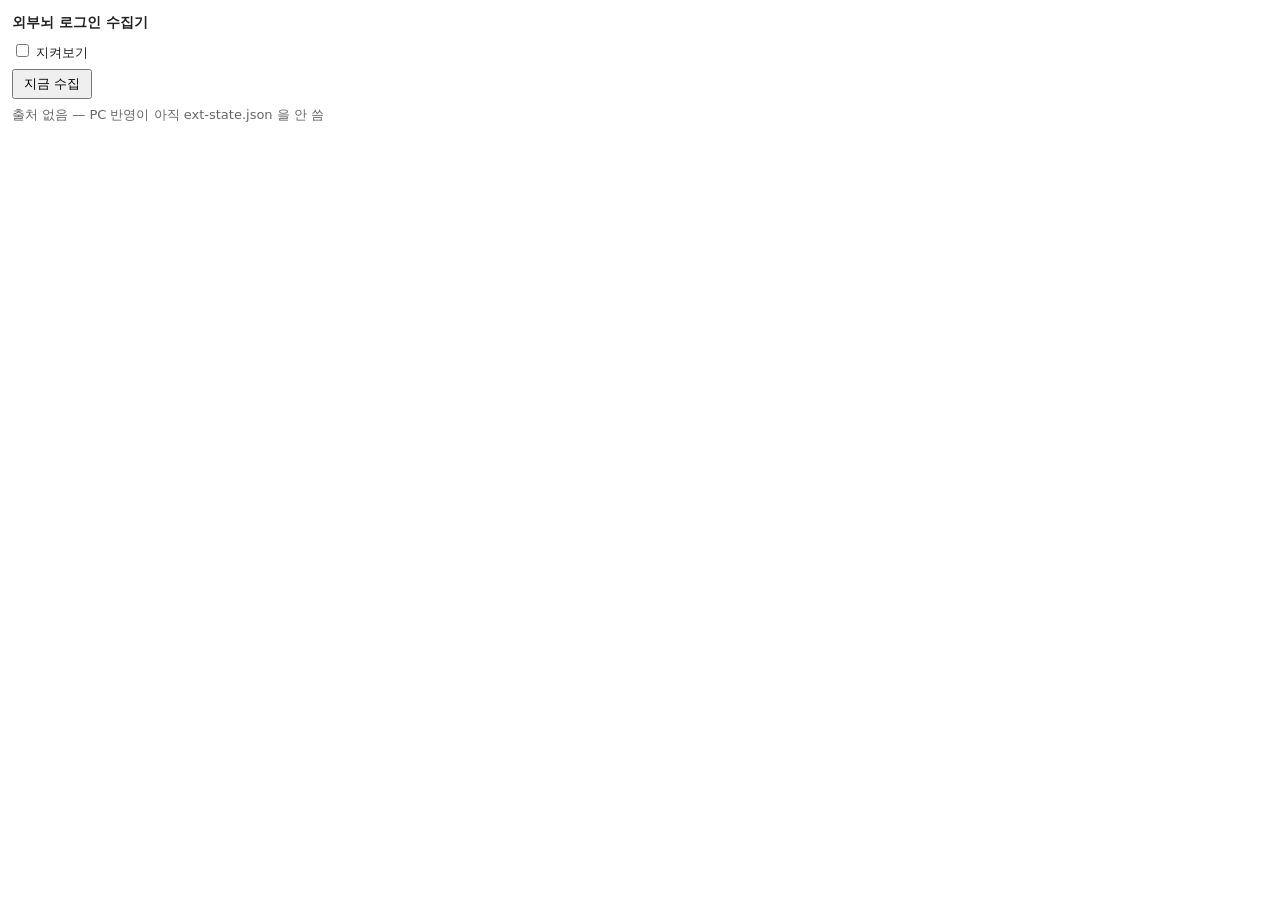
<file: 3_시스템/collect-ext/popup.html>
<!doctype html>
<html lang="ko">
<head>
<meta charset="utf-8">
<title>외부뇌 로그인 수집기</title>
<style>
  body { font: 13px/1.5 system-ui, sans-serif; width: 320px; margin: 12px; color: #222; }
  h1 { font-size: 14px; margin: 0 0 8px; }
  .row { margin: 6px 0; }
  .muted { color: #666; }
  button { padding: 4px 10px; }
  .src { border-top: 1px solid #ddd; padding: 6px 0; }
  .need { color: #a40; }
  pre { white-space: pre-wrap; background: #f4f4f4; padding: 6px; max-height: 140px; overflow: auto; font-size: 11px; margin: 4px 0 0; }
</style>
</head>
<body>
<h1>외부뇌 로그인 수집기</h1>
<div class="row"><label><input type="checkbox" id="enabled"> 지켜보기</label></div>
<div class="row"><button id="run">지금 수집</button> <span class="muted" id="msg"></span></div>
<div id="sources"><div class="muted">출처 없음 — PC 반영이 아직 ext-state.json 을 안 씀</div></div>
<script src="popup.js"></script>
</body>
</html>
</file>
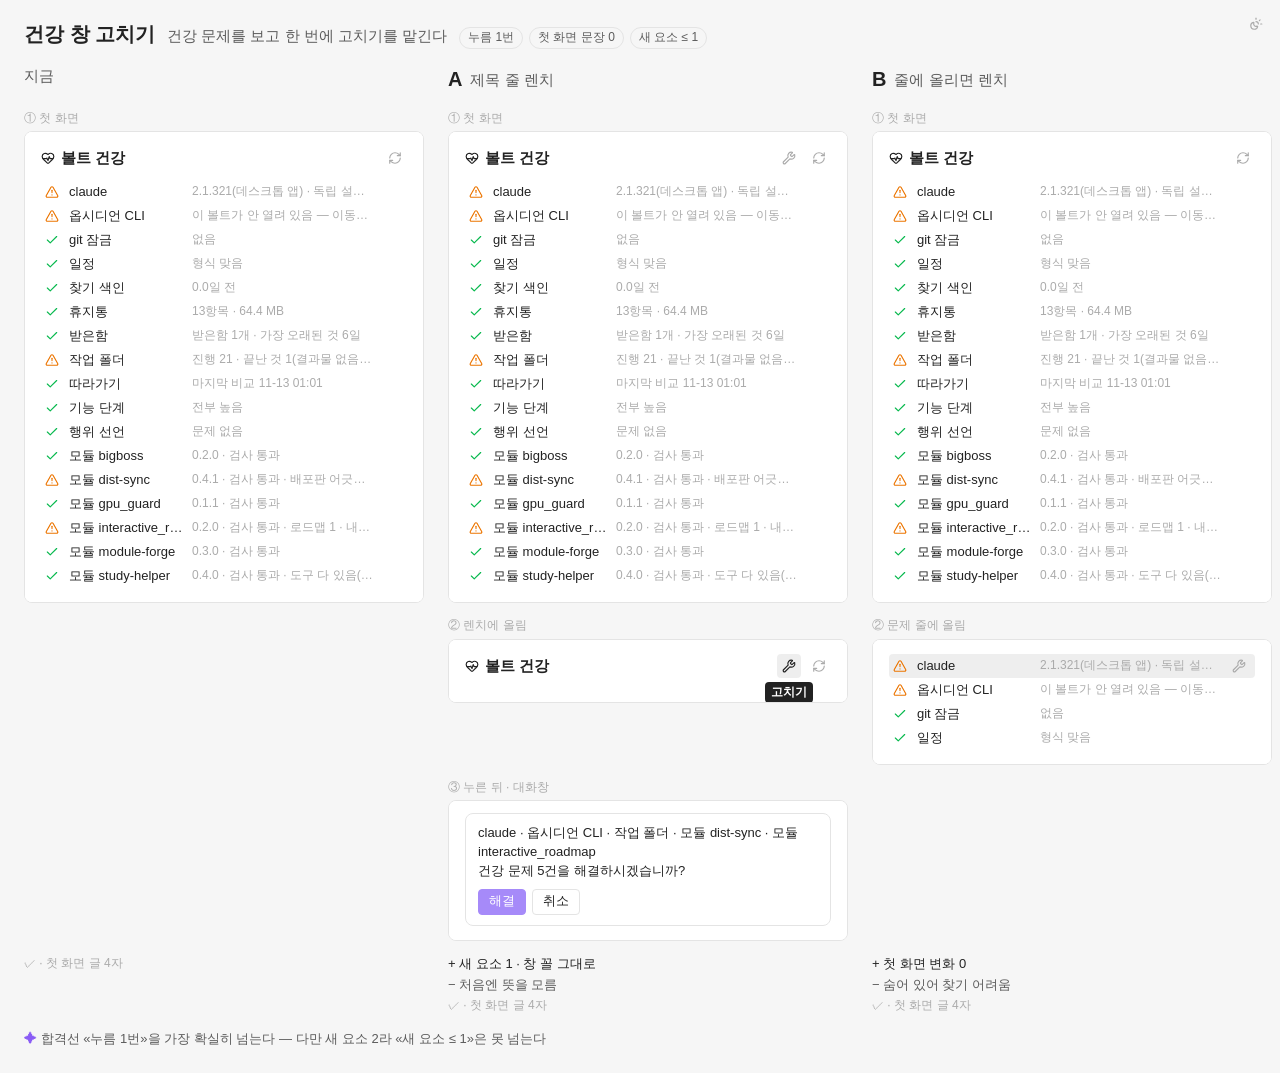
<file: .claude/skills/draft/예시/비교.html>
<!doctype html><html lang="ko" data-theme="light"><head><meta charset="utf-8"><title>건강 창 고치기</title>
<style>/* 초안 공통 바탕 — 옵시디언 1.15 기본 테마 값(설치본 app.css 에서 뽑음 · 11-13) + brain-base 줄·묶음 꼴.
   초안의 색·글자·간격은 여기 변수만 쓴다(하드코딩 색 0). 모듈 화면 코드를 그대로 붙일 수 있게 modview THEME 이름(--bg·--tx…)도 둔다.
   accent-1 은 근사값(app.css 의 정의를 옮기지 않음). */
:root {
  --accent-h: 258; --accent-s: 88%; --accent-l: 66%;
  --color-accent: hsl(var(--accent-h), var(--accent-s), var(--accent-l));
  --color-accent-1: hsl(calc(var(--accent-h) - 3), calc(var(--accent-s) * 1.02), calc(var(--accent-l) * 1.15));
  --color-red: #e93147; --color-orange: #ec7500; --color-yellow: #e0ac00; --color-green: #08b94e;
  --color-base-00: #ffffff; --color-base-05: #fcfcfc; --color-base-10: #fafafa; --color-base-20: #f6f6f6; --color-base-25: #efefef;
  --color-base-30: #e4e4e4; --color-base-35: #dadada; --color-base-40: #bdbdbd; --color-base-50: #ababab; --color-base-60: #707070;
  --color-base-70: #5c5c5c; --color-base-100: #222222;
  --mono-rgb: 0, 0, 0;
  --text-accent: var(--color-accent); --interactive-accent: var(--color-accent-1);
  --shadow-s: 0px 1px 2px rgba(0, 0, 0, .028), 0px 3.4px 6.7px rgba(0, 0, 0, .042), 0px 15px 30px rgba(0, 0, 0, .07);
}
:root[data-theme="dark"] {
  --color-red: #fb464c; --color-orange: #e9973f; --color-yellow: #e0de71; --color-green: #44cf6e;
  --color-base-00: #1c1c1c; --color-base-05: #212121; --color-base-10: #232323; --color-base-20: #282828; --color-base-25: #2e2e2e;
  --color-base-30: #333333; --color-base-35: #3f3f3f; --color-base-40: #555555; --color-base-50: #666666; --color-base-60: #999999;
  --color-base-70: #b3b3b3; --color-base-100: #dadada;
  --mono-rgb: 255, 255, 255;
  --text-accent: var(--color-accent-1); --interactive-accent: var(--color-accent);
  --shadow-s: 0px 1px 2px rgba(0, 0, 0, .121), 0px 3.4px 6.7px rgba(0, 0, 0, .179), 0px 15px 30px rgba(0, 0, 0, .3);
}
:root {
  --background-primary: var(--color-base-00); --background-primary-alt: var(--color-base-10); --background-secondary: var(--color-base-20);
  --background-modifier-border: var(--color-base-30); --background-modifier-border-hover: var(--color-base-35);
  --background-modifier-hover: rgba(var(--mono-rgb), .067);
  --text-normal: var(--color-base-100); --text-muted: var(--color-base-70); --text-faint: var(--color-base-50);
  --text-error: var(--color-red); --text-warning: var(--color-orange); --text-success: var(--color-green); --text-on-accent: white;
  --font-ui-smaller: 12px; --font-ui-small: 13px; --font-ui-medium: 15px; --font-ui-large: 20px; --font-text-size: 16px;
  --font-medium: 500; --font-semibold: 600; --radius-s: 4px; --radius-m: 8px;
  --font-interface: "Segoe UI Variable Text", "Segoe UI", "Malgun Gothic", sans-serif;
  /* modview THEME 이름 */
  --bg: var(--background-primary); --bg2: var(--background-secondary); --line: var(--background-modifier-border); --line2: var(--background-modifier-border-hover);
  --tx: var(--text-normal); --tx2: var(--text-muted); --tx3: var(--text-faint);
  --accent: var(--text-accent); --warn: var(--text-warning); --err: var(--text-error); --ok: var(--text-success); --font: var(--font-interface);
}
* { box-sizing: border-box; }
html, body { margin: 0; background: var(--background-primary); color: var(--text-normal); font: var(--font-ui-small)/1.45 var(--font-interface); -webkit-font-smoothing: antialiased; }
button { font: inherit; color: inherit; }
svg.svg-icon { width: 14px; height: 14px; flex: none; vertical-align: middle; }

/* 아이콘 단추 — 이름은 마우스를 올릴 때만(aria-label) */
.ib { display: inline-flex; align-items: center; justify-content: center; width: 24px; height: 24px; padding: 0; border: 0; border-radius: var(--radius-s); background: none; color: var(--text-faint); cursor: pointer; position: relative; }
.ib:hover, .ib.is-hover { background: var(--background-modifier-hover); color: var(--text-normal); }
.ib[aria-label]:hover::after, .ib.is-hover[aria-label]::after { content: attr(aria-label); position: absolute; top: 28px; left: 50%; transform: translateX(-50%); white-space: nowrap; z-index: 3;
  background: var(--text-normal); color: var(--background-primary); font-size: var(--font-ui-smaller); padding: 2px 6px; border-radius: var(--radius-s); }
/* 칩(값 · 추천) */
.chip { display: inline-flex; align-items: center; gap: 4px; height: 22px; padding: 0 8px; border: 1px solid var(--background-modifier-border); border-radius: 11px; font-size: var(--font-ui-smaller); color: var(--text-muted); background: none; cursor: pointer; }
.chip.is-rec { border-style: dashed; border-color: var(--interactive-accent); color: var(--text-accent); }
/* 글자 단추 */
.btn { height: 26px; padding: 0 10px; border: 1px solid var(--background-modifier-border); border-radius: var(--radius-s); background: var(--background-primary); font-size: var(--font-ui-small); cursor: pointer; }
.btn.is-cta { background: var(--interactive-accent); border-color: var(--interactive-accent); color: var(--text-on-accent); }

/* brain-base 묶음(secEl) · 줄(bb-tp-row) — src/styles.css 170~208 그대로 */
.bb-tp-sec { margin-bottom: 12px; }
.bb-tp-sec-head { display: flex; align-items: center; gap: 6px; padding: 0 6px 4px; font-size: var(--font-ui-small); font-weight: var(--font-medium); color: var(--text-normal); }
.bb-tp-sec-ic { display: flex; flex: none; color: var(--text-muted); }
.bb-tp-sec-n { margin-left: auto; font-size: var(--font-ui-smaller); font-weight: normal; color: var(--text-faint); font-variant-numeric: tabular-nums; }
.bb-tp-sec-body { margin-left: 12px; padding-left: 4px; border-left: 1px solid var(--background-modifier-border); }
.bb-tp-row { display: flex; align-items: center; gap: 6px; min-height: 26px; padding: 2px 6px; border-radius: var(--radius-s); cursor: pointer; }
.bb-tp-row:hover, .bb-tp-row.is-hover { background: var(--background-modifier-hover); }
.bb-tp-ic { display: flex; flex: none; color: var(--text-faint); }
.bb-tp-text { flex: 1; min-width: 0; font-size: var(--font-ui-small); color: var(--text-normal); overflow: hidden; text-overflow: ellipsis; white-space: nowrap; }
.bb-tp-flair { flex: none; font-size: var(--font-ui-smaller); color: var(--text-faint); font-variant-numeric: tabular-nums; }
.bb-tp-row.is-near .bb-tp-flair { color: var(--text-warning); }
.bb-tp-row.is-soon .bb-tp-flair, .bb-tp-row.is-soon .bb-tp-ic { color: var(--text-error); }
.bb-tp-row.is-soon .bb-tp-flair { font-weight: var(--font-semibold); }
.bb-tp-row.is-done .bb-tp-text, .bb-tp-row.is-done .bb-tp-ic { color: var(--text-faint); }
.bb-tp-row .bb-tp-start { display: none; }
.bb-tp-row:hover .bb-tp-start, .bb-tp-row.is-hover .bb-tp-start { display: flex; }
.bb-tp-row:hover:has(.bb-tp-start) .bb-tp-flair, .bb-tp-row.is-hover:has(.bb-tp-start) .bb-tp-flair { display: none; }

/* 노트 꼴 초안(읽기 보기 흉내) */
.md-view { padding: 16px 24px; font-size: var(--font-text-size); line-height: 1.6; }
.md-view h1 { font-size: 1.6em; margin: 0 0 .5em; } .md-view h2 { font-size: 1.3em; margin: 1em 0 .4em; } .md-view h3 { font-size: 1.1em; margin: 1em 0 .3em; }
.md-view table { border-collapse: collapse; font-size: .875em; } .md-view th, .md-view td { border: 1px solid var(--background-modifier-border); padding: 4px 8px; text-align: left; }
.md-view th { background: var(--background-secondary); font-weight: var(--font-semibold); }
.md-view a { color: var(--text-accent); text-decoration: none; }

html,body{background:var(--background-secondary)}
.pg{padding:20px 24px 24px;width:max-content}
.hd{display:flex;align-items:baseline;gap:12px;flex-wrap:wrap;margin-bottom:16px;max-width:var(--pw)}
.hd h1{margin:0;font-size:var(--font-ui-large);font-weight:var(--font-semibold)}
.hd .do{color:var(--text-muted);font-size:var(--font-ui-medium)}
.hd .pass{display:flex;gap:6px;flex-wrap:wrap}
.grid{display:grid;column-gap:24px;row-gap:8px;align-items:start}
.ch{display:flex;align-items:center;gap:8px;padding-bottom:2px}
.ch .k{font-size:var(--font-ui-large);font-weight:var(--font-semibold)}
.ch .n{font-size:var(--font-ui-medium);color:var(--text-muted)}
.ch .rec{color:var(--text-accent);font-size:var(--font-ui-medium)}
.cell .cap{font-size:var(--font-ui-smaller);color:var(--text-faint);margin:6px 0 4px}
.cell iframe{display:block;border:1px solid var(--background-modifier-border);border-radius:var(--radius-m);background:var(--background-primary);height:60px}
.ft{font-size:var(--font-ui-small);display:flex;flex-direction:column;gap:2px;padding-top:6px}
.ft .p{color:var(--text-normal)} .ft .m{color:var(--text-muted)} .ft .c{color:var(--text-faint);font-size:var(--font-ui-smaller)}
.ft .c.bad{color:var(--text-warning)}
.why{margin-top:16px;font-size:var(--font-ui-small);color:var(--text-muted);max-width:var(--pw)}
.why b{color:var(--text-accent);font-weight:normal}
.tg{position:fixed;top:12px;right:12px}
.shot .tg{display:none}
</style></head><body><div class="pg" style="--pw:1672px">
<div class="hd"><h1>건강 창 고치기</h1><span class="do">건강 문제를 보고 한 번에 고치기를 맡긴다</span><span class="pass"><span class="chip">누름 1번</span><span class="chip">첫 화면 문장 0</span><span class="chip">새 요소 ≤ 1</span></span></div>
<div class="grid" style="grid-template-columns:repeat(4,400px)"><div class="ch" style="grid-column:1;grid-row:1"><span class="n">지금</span><span class="n"></span></div>
<div class="cell" style="grid-column:1;grid-row:2"><div class="cap">① 첫 화면</div><iframe data-id="지금~1" width="400" scrolling="no"></iframe></div>
<div class="ft" data-k="지금" style="grid-column:1;grid-row:5"><span class="c"></span></div>
<div class="ch" style="grid-column:2;grid-row:1"><span class="k">A</span><span class="n">제목 줄 렌치</span></div>
<div class="cell" style="grid-column:2;grid-row:2"><div class="cap">① 첫 화면</div><iframe data-id="A~1" width="400" scrolling="no"></iframe></div>
<div class="cell" style="grid-column:2;grid-row:3"><div class="cap">② 렌치에 올림</div><iframe data-id="A~2" width="400" scrolling="no"></iframe></div>
<div class="cell" style="grid-column:2;grid-row:4"><div class="cap">③ 누른 뒤 · 대화창</div><iframe data-id="A~3" width="400" scrolling="no"></iframe></div>
<div class="ft" data-k="A" style="grid-column:2;grid-row:5"><span class="p">+ 새 요소 1 · 창 꼴 그대로</span><span class="m">− 처음엔 뜻을 모름</span><span class="c"></span></div>
<div class="ch" style="grid-column:3;grid-row:1"><span class="k">B</span><span class="n">줄에 올리면 렌치</span></div>
<div class="cell" style="grid-column:3;grid-row:2"><div class="cap">① 첫 화면</div><iframe data-id="B~1" width="400" scrolling="no"></iframe></div>
<div class="cell" style="grid-column:3;grid-row:3"><div class="cap">② 문제 줄에 올림</div><iframe data-id="B~2" width="400" scrolling="no"></iframe></div>
<div class="ft" data-k="B" style="grid-column:3;grid-row:5"><span class="p">+ 첫 화면 변화 0</span><span class="m">− 숨어 있어 찾기 어려움</span><span class="c"></span></div>
<div class="ch" style="grid-column:4;grid-row:1"><span class="k">C</span><span class="n">문제 묶음</span><span class="rec" aria-label="추천">✦</span></div>
<div class="cell" style="grid-column:4;grid-row:2"><div class="cap">① 첫 화면</div><iframe data-id="C~1" width="400" scrolling="no"></iframe></div>
<div class="ft" data-k="C" style="grid-column:4;grid-row:5"><span class="p">+ 문제가 맨 위 · 글자라 뜻이 바로</span><span class="m">− 창 꼴이 바뀜 · 새 요소 2</span><span class="c"></span></div></div>
<div class="why"><b>✦</b> 합격선 «누름 1번»을 가장 확실히 넘는다 — 다만 새 요소 2라 «새 요소 ≤ 1»은 못 넘는다</div>
</div>
<button class="ib tg" aria-label="밝기" onclick="flip()"><svg xmlns="http://www.w3.org/2000/svg" width="24" height="24" viewBox="0 0 24 24" fill="none" stroke="currentColor" stroke-width="2" stroke-linecap="round" stroke-linejoin="round" class="svg-icon lucide-sun-moon"><path d="M12 2v2"/><path d="M14.837 16.385a6 6 0 1 1-7.223-7.222c.624-.147.97.66.715 1.248a4 4 0 0 0 5.26 5.259c.589-.255 1.396.09 1.248.715"/><path d="M16 12a4 4 0 0 0-4-4"/><path d="m19 5-1.256 1.256"/><path d="M20 12h2"/></svg></button>
<pre id="결과" hidden></pre>
<script>
const FR={"지금~1": "<!doctype html><html data-theme=\"light\"><head><meta charset=\"utf-8\"><style>/* 초안 공통 바탕 — 옵시디언 1.15 기본 테마 값(설치본 app.css 에서 뽑음 · 11-13) + brain-base 줄·묶음 꼴.\n   초안의 색·글자·간격은 여기 변수만 쓴다(하드코딩 색 0). 모듈 화면 코드를 그대로 붙일 수 있게 modview THEME 이름(--bg·--tx…)도 둔다.\n   accent-1 은 근사값(app.css 의 정의를 옮기지 않음). */\n:root {\n  --accent-h: 258; --accent-s: 88%; --accent-l: 66%;\n  --color-accent: hsl(var(--accent-h), var(--accent-s), var(--accent-l));\n  --color-accent-1: hsl(calc(var(--accent-h) - 3), calc(var(--accent-s) * 1.02), calc(var(--accent-l) * 1.15));\n  --color-red: #e93147; --color-orange: #ec7500; --color-yellow: #e0ac00; --color-green: #08b94e;\n  --color-base-00: #ffffff; --color-base-05: #fcfcfc; --color-base-10: #fafafa; --color-base-20: #f6f6f6; --color-base-25: #efefef;\n  --color-base-30: #e4e4e4; --color-base-35: #dadada; --color-base-40: #bdbdbd; --color-base-50: #ababab; --color-base-60: #707070;\n  --color-base-70: #5c5c5c; --color-base-100: #222222;\n  --mono-rgb: 0, 0, 0;\n  --text-accent: var(--color-accent); --interactive-accent: var(--color-accent-1);\n  --shadow-s: 0px 1px 2px rgba(0, 0, 0, .028), 0px 3.4px 6.7px rgba(0, 0, 0, .042), 0px 15px 30px rgba(0, 0, 0, .07);\n}\n:root[data-theme=\"dark\"] {\n  --color-red: #fb464c; --color-orange: #e9973f; --color-yellow: #e0de71; --color-green: #44cf6e;\n  --color-base-00: #1c1c1c; --color-base-05: #212121; --color-base-10: #232323; --color-base-20: #282828; --color-base-25: #2e2e2e;\n  --color-base-30: #333333; --color-base-35: #3f3f3f; --color-base-40: #555555; --color-base-50: #666666; --color-base-60: #999999;\n  --color-base-70: #b3b3b3; --color-base-100: #dadada;\n  --mono-rgb: 255, 255, 255;\n  --text-accent: var(--color-accent-1); --interactive-accent: var(--color-accent);\n  --shadow-s: 0px 1px 2px rgba(0, 0, 0, .121), 0px 3.4px 6.7px rgba(0, 0, 0, .179), 0px 15px 30px rgba(0, 0, 0, .3);\n}\n:root {\n  --background-primary: var(--color-base-00); --background-primary-alt: var(--color-base-10); --background-secondary: var(--color-base-20);\n  --background-modifier-border: var(--color-base-30); --background-modifier-border-hover: var(--color-base-35);\n  --background-modifier-hover: rgba(var(--mono-rgb), .067);\n  --text-normal: var(--color-base-100); --text-muted: var(--color-base-70); --text-faint: var(--color-base-50);\n  --text-error: var(--color-red); --text-warning: var(--color-orange); --text-success: var(--color-green); --text-on-accent: white;\n  --font-ui-smaller: 12px; --font-ui-small: 13px; --font-ui-medium: 15px; --font-ui-large: 20px; --font-text-size: 16px;\n  --font-medium: 500; --font-semibold: 600; --radius-s: 4px; --radius-m: 8px;\n  --font-interface: \"Segoe UI Variable Text\", \"Segoe UI\", \"Malgun Gothic\", sans-serif;\n  /* modview THEME 이름 */\n  --bg: var(--background-primary); --bg2: var(--background-secondary); --line: var(--background-modifier-border); --line2: var(--background-modifier-border-hover);\n  --tx: var(--text-normal); --tx2: var(--text-muted); --tx3: var(--text-faint);\n  --accent: var(--text-accent); --warn: var(--text-warning); --err: var(--text-error); --ok: var(--text-success); --font: var(--font-interface);\n}\n* { box-sizing: border-box; }\nhtml, body { margin: 0; background: var(--background-primary); color: var(--text-normal); font: var(--font-ui-small)/1.45 var(--font-interface); -webkit-font-smoothing: antialiased; }\nbutton { font: inherit; color: inherit; }\nsvg.svg-icon { width: 14px; height: 14px; flex: none; vertical-align: middle; }\n\n/* 아이콘 단추 — 이름은 마우스를 올릴 때만(aria-label) */\n.ib { display: inline-flex; align-items: center; justify-content: center; width: 24px; height: 24px; padding: 0; border: 0; border-radius: var(--radius-s); background: none; color: var(--text-faint); cursor: pointer; position: relative; }\n.ib:hover, .ib.is-hover { background: var(--background-modifier-hover); color: var(--text-normal); }\n.ib[aria-label]:hover::after, .ib.is-hover[aria-label]::after { content: attr(aria-label); position: absolute; top: 28px; left: 50%; transform: translateX(-50%); white-space: nowrap; z-index: 3;\n  background: var(--text-normal); color: var(--background-primary); font-size: var(--font-ui-smaller); padding: 2px 6px; border-radius: var(--radius-s); }\n/* 칩(값 · 추천) */\n.chip { display: inline-flex; align-items: center; gap: 4px; height: 22px; padding: 0 8px; border: 1px solid var(--background-modifier-border); border-radius: 11px; font-size: var(--font-ui-smaller); color: var(--text-muted); background: none; cursor: pointer; }\n.chip.is-rec { border-style: dashed; border-color: var(--interactive-accent); color: var(--text-accent); }\n/* 글자 단추 */\n.btn { height: 26px; padding: 0 10px; border: 1px solid var(--background-modifier-border); border-radius: var(--radius-s); background: var(--background-primary); font-size: var(--font-ui-small); cursor: pointer; }\n.btn.is-cta { background: var(--interactive-accent); border-color: var(--interactive-accent); color: var(--text-on-accent); }\n\n/* brain-base 묶음(secEl) · 줄(bb-tp-row) — src/styles.css 170~208 그대로 */\n.bb-tp-sec { margin-bottom: 12px; }\n.bb-tp-sec-head { display: flex; align-items: center; gap: 6px; padding: 0 6px 4px; font-size: var(--font-ui-small); font-weight: var(--font-medium); color: var(--text-normal); }\n.bb-tp-sec-ic { display: flex; flex: none; color: var(--text-muted); }\n.bb-tp-sec-n { margin-left: auto; font-size: var(--font-ui-smaller); font-weight: normal; color: var(--text-faint); font-variant-numeric: tabular-nums; }\n.bb-tp-sec-body { margin-left: 12px; padding-left: 4px; border-left: 1px solid var(--background-modifier-border); }\n.bb-tp-row { display: flex; align-items: center; gap: 6px; min-height: 26px; padding: 2px 6px; border-radius: var(--radius-s); cursor: pointer; }\n.bb-tp-row:hover, .bb-tp-row.is-hover { background: var(--background-modifier-hover); }\n.bb-tp-ic { display: flex; flex: none; color: var(--text-faint); }\n.bb-tp-text { flex: 1; min-width: 0; font-size: var(--font-ui-small); color: var(--text-normal); overflow: hidden; text-overflow: ellipsis; white-space: nowrap; }\n.bb-tp-flair { flex: none; font-size: var(--font-ui-smaller); color: var(--text-faint); font-variant-numeric: tabular-nums; }\n.bb-tp-row.is-near .bb-tp-flair { color: var(--text-warning); }\n.bb-tp-row.is-soon .bb-tp-flair, .bb-tp-row.is-soon .bb-tp-ic { color: var(--text-error); }\n.bb-tp-row.is-soon .bb-tp-flair { font-weight: var(--font-semibold); }\n.bb-tp-row.is-done .bb-tp-text, .bb-tp-row.is-done .bb-tp-ic { color: var(--text-faint); }\n.bb-tp-row .bb-tp-start { display: none; }\n.bb-tp-row:hover .bb-tp-start, .bb-tp-row.is-hover .bb-tp-start { display: flex; }\n.bb-tp-row:hover:has(.bb-tp-start) .bb-tp-flair, .bb-tp-row.is-hover:has(.bb-tp-start) .bb-tp-flair { display: none; }\n\n/* 노트 꼴 초안(읽기 보기 흉내) */\n.md-view { padding: 16px 24px; font-size: var(--font-text-size); line-height: 1.6; }\n.md-view h1 { font-size: 1.6em; margin: 0 0 .5em; } .md-view h2 { font-size: 1.3em; margin: 1em 0 .4em; } .md-view h3 { font-size: 1.1em; margin: 1em 0 .3em; }\n.md-view table { border-collapse: collapse; font-size: .875em; } .md-view th, .md-view td { border: 1px solid var(--background-modifier-border); padding: 4px 8px; text-align: left; }\n.md-view th { background: var(--background-secondary); font-weight: var(--font-semibold); }\n.md-view a { color: var(--text-accent); text-decoration: none; }\n<\/style><style data-own>\n.md { padding: 14px 16px 16px; }\n.mt { display: flex; align-items: center; gap: 6px; font-size: var(--font-ui-medium); font-weight: var(--font-semibold); margin-bottom: 10px; }\n.mt .sp { flex: 1; }\n.hr { display: grid; grid-template-columns: 18px 9em 1fr 24px; gap: 6px; align-items: center; min-height: 24px; padding: 0 4px; border-radius: var(--radius-s); font-size: var(--font-ui-small); }\n.hr .mk { display: flex; color: var(--text-success); }\n.hr.is-warn .mk { color: var(--text-warning); }\n.hr .nm { overflow: hidden; text-overflow: ellipsis; white-space: nowrap; }\n.hr .ln { color: var(--text-faint); font-size: var(--font-ui-smaller); overflow: hidden; text-overflow: ellipsis; white-space: nowrap; }\n.hr .fix { visibility: hidden; }\n.hr:hover .fix, .hr.is-hover .fix { visibility: visible; }\n.hr.is-hover { background: var(--background-modifier-hover); }\n.ask { margin: 12px 16px 16px; padding: 10px 12px; border: 1px solid var(--background-modifier-border); border-radius: var(--radius-m); font-size: var(--font-ui-small); }\n.ask .q { margin-top: 8px; display: flex; gap: 6px; }\n<\/style><\/head><body><div class=\"md\"><div class=\"mt\"><svg xmlns=\"http://www.w3.org/2000/svg\" width=\"24\" height=\"24\" viewBox=\"0 0 24 24\" fill=\"none\" stroke=\"currentColor\" stroke-width=\"2\" stroke-linecap=\"round\" stroke-linejoin=\"round\" class=\"svg-icon lucide-heart-pulse\"><path d=\"M2 9.5a5.5 5.5 0 0 1 9.591-3.676.56.56 0 0 0 .818 0A5.49 5.49 0 0 1 22 9.5c0 2.29-1.5 4-3 5.5l-5.492 5.313a2 2 0 0 1-3 .019L5 15c-1.5-1.5-3-3.2-3-5.5\"/><path d=\"M3.22 13H9.5l.5-1 2 4.5 2-7 1.5 3.5h5.27\"/><\/svg><span>볼트 건강<\/span><span class=\"sp\"><\/span><button class=\"ib\" aria-label=\"다시 재기\"><svg xmlns=\"http://www.w3.org/2000/svg\" width=\"24\" height=\"24\" viewBox=\"0 0 24 24\" fill=\"none\" stroke=\"currentColor\" stroke-width=\"2\" stroke-linecap=\"round\" stroke-linejoin=\"round\" class=\"svg-icon lucide-refresh-cw\"><path d=\"M3 12a9 9 0 0 1 9-9 9.75 9.75 0 0 1 6.74 2.74L21 8\"/><path d=\"M21 3v5h-5\"/><path d=\"M21 12a9 9 0 0 1-9 9 9.75 9.75 0 0 1-6.74-2.74L3 16\"/><path d=\"M8 16H3v5\"/><\/svg><\/button><\/div><div class=\"hr is-warn\"><span class=\"mk\"><svg xmlns=\"http://www.w3.org/2000/svg\" width=\"24\" height=\"24\" viewBox=\"0 0 24 24\" fill=\"none\" stroke=\"currentColor\" stroke-width=\"2\" stroke-linecap=\"round\" stroke-linejoin=\"round\" class=\"svg-icon lucide-alert-triangle\"><path d=\"m21.73 18-8-14a2 2 0 0 0-3.48 0l-8 14A2 2 0 0 0 4 21h16a2 2 0 0 0 1.73-3\"/><path d=\"M12 9v4\"/><path d=\"M12 17h.01\"/><\/svg><\/span><span class=\"nm\" data-d>claude<\/span><span class=\"ln\" data-d>2.1.321(데스크톱 앱) · 독립 설치는 2.1.318 — `claude update`<\/span><\/div><div class=\"hr is-warn\"><span class=\"mk\"><svg xmlns=\"http://www.w3.org/2000/svg\" width=\"24\" height=\"24\" viewBox=\"0 0 24 24\" fill=\"none\" stroke=\"currentColor\" stroke-width=\"2\" stroke-linecap=\"round\" stroke-linejoin=\"round\" class=\"svg-icon lucide-alert-triangle\"><path d=\"m21.73 18-8-14a2 2 0 0 0-3.48 0l-8 14A2 2 0 0 0 4 21h16a2 2 0 0 0 1.73-3\"/><path d=\"M12 9v4\"/><path d=\"M12 17h.01\"/><\/svg><\/span><span class=\"nm\" data-d>옵시디언 CLI<\/span><span class=\"ln\" data-d>이 볼트가 안 열려 있음 — 이동은 자체 엔진<\/span><\/div><div class=\"hr\"><span class=\"mk\"><svg xmlns=\"http://www.w3.org/2000/svg\" width=\"24\" height=\"24\" viewBox=\"0 0 24 24\" fill=\"none\" stroke=\"currentColor\" stroke-width=\"2\" stroke-linecap=\"round\" stroke-linejoin=\"round\" class=\"svg-icon lucide-check\"><path d=\"M20 6 9 17l-5-5\"/><\/svg><\/span><span class=\"nm\" data-d>git 잠금<\/span><span class=\"ln\" data-d>없음<\/span><\/div><div class=\"hr\"><span class=\"mk\"><svg xmlns=\"http://www.w3.org/2000/svg\" width=\"24\" height=\"24\" viewBox=\"0 0 24 24\" fill=\"none\" stroke=\"currentColor\" stroke-width=\"2\" stroke-linecap=\"round\" stroke-linejoin=\"round\" class=\"svg-icon lucide-check\"><path d=\"M20 6 9 17l-5-5\"/><\/svg><\/span><span class=\"nm\" data-d>일정<\/span><span class=\"ln\" data-d>형식 맞음<\/span><\/div><div class=\"hr\"><span class=\"mk\"><svg xmlns=\"http://www.w3.org/2000/svg\" width=\"24\" height=\"24\" viewBox=\"0 0 24 24\" fill=\"none\" stroke=\"currentColor\" stroke-width=\"2\" stroke-linecap=\"round\" stroke-linejoin=\"round\" class=\"svg-icon lucide-check\"><path d=\"M20 6 9 17l-5-5\"/><\/svg><\/span><span class=\"nm\" data-d>찾기 색인<\/span><span class=\"ln\" data-d>0.0일 전<\/span><\/div><div class=\"hr\"><span class=\"mk\"><svg xmlns=\"http://www.w3.org/2000/svg\" width=\"24\" height=\"24\" viewBox=\"0 0 24 24\" fill=\"none\" stroke=\"currentColor\" stroke-width=\"2\" stroke-linecap=\"round\" stroke-linejoin=\"round\" class=\"svg-icon lucide-check\"><path d=\"M20 6 9 17l-5-5\"/><\/svg><\/span><span class=\"nm\" data-d>휴지통<\/span><span class=\"ln\" data-d>13항목 · 64.4 MB<\/span><\/div><div class=\"hr\"><span class=\"mk\"><svg xmlns=\"http://www.w3.org/2000/svg\" width=\"24\" height=\"24\" viewBox=\"0 0 24 24\" fill=\"none\" stroke=\"currentColor\" stroke-width=\"2\" stroke-linecap=\"round\" stroke-linejoin=\"round\" class=\"svg-icon lucide-check\"><path d=\"M20 6 9 17l-5-5\"/><\/svg><\/span><span class=\"nm\" data-d>받은함<\/span><span class=\"ln\" data-d>받은함 1개 · 가장 오래된 것 6일<\/span><\/div><div class=\"hr is-warn\"><span class=\"mk\"><svg xmlns=\"http://www.w3.org/2000/svg\" width=\"24\" height=\"24\" viewBox=\"0 0 24 24\" fill=\"none\" stroke=\"currentColor\" stroke-width=\"2\" stroke-linecap=\"round\" stroke-linejoin=\"round\" class=\"svg-icon lucide-alert-triangle\"><path d=\"m21.73 18-8-14a2 2 0 0 0-3.48 0l-8 14A2 2 0 0 0 4 21h16a2 2 0 0 0 1.73-3\"/><path d=\"M12 9v4\"/><path d=\"M12 17h.01\"/><\/svg><\/span><span class=\"nm\" data-d>작업 폴더<\/span><span class=\"ln\" data-d>진행 21 · 끝난 것 1(결과물 없음 0) · 멈춤 1 — 정리 계획 = brain.py run work.plan<\/span><\/div><div class=\"hr\"><span class=\"mk\"><svg xmlns=\"http://www.w3.org/2000/svg\" width=\"24\" height=\"24\" viewBox=\"0 0 24 24\" fill=\"none\" stroke=\"currentColor\" stroke-width=\"2\" stroke-linecap=\"round\" stroke-linejoin=\"round\" class=\"svg-icon lucide-check\"><path d=\"M20 6 9 17l-5-5\"/><\/svg><\/span><span class=\"nm\" data-d>따라가기<\/span><span class=\"ln\" data-d>마지막 비교 11-13 01:01<\/span><\/div><div class=\"hr\"><span class=\"mk\"><svg xmlns=\"http://www.w3.org/2000/svg\" width=\"24\" height=\"24\" viewBox=\"0 0 24 24\" fill=\"none\" stroke=\"currentColor\" stroke-width=\"2\" stroke-linecap=\"round\" stroke-linejoin=\"round\" class=\"svg-icon lucide-check\"><path d=\"M20 6 9 17l-5-5\"/><\/svg><\/span><span class=\"nm\" data-d>기능 단계<\/span><span class=\"ln\" data-d>전부 높음<\/span><\/div><div class=\"hr\"><span class=\"mk\"><svg xmlns=\"http://www.w3.org/2000/svg\" width=\"24\" height=\"24\" viewBox=\"0 0 24 24\" fill=\"none\" stroke=\"currentColor\" stroke-width=\"2\" stroke-linecap=\"round\" stroke-linejoin=\"round\" class=\"svg-icon lucide-check\"><path d=\"M20 6 9 17l-5-5\"/><\/svg><\/span><span class=\"nm\" data-d>행위 선언<\/span><span class=\"ln\" data-d>문제 없음<\/span><\/div><div class=\"hr\"><span class=\"mk\"><svg xmlns=\"http://www.w3.org/2000/svg\" width=\"24\" height=\"24\" viewBox=\"0 0 24 24\" fill=\"none\" stroke=\"currentColor\" stroke-width=\"2\" stroke-linecap=\"round\" stroke-linejoin=\"round\" class=\"svg-icon lucide-check\"><path d=\"M20 6 9 17l-5-5\"/><\/svg><\/span><span class=\"nm\" data-d>모듈 bigboss<\/span><span class=\"ln\" data-d>0.2.0 · 검사 통과<\/span><\/div><div class=\"hr is-warn\"><span class=\"mk\"><svg xmlns=\"http://www.w3.org/2000/svg\" width=\"24\" height=\"24\" viewBox=\"0 0 24 24\" fill=\"none\" stroke=\"currentColor\" stroke-width=\"2\" stroke-linecap=\"round\" stroke-linejoin=\"round\" class=\"svg-icon lucide-alert-triangle\"><path d=\"m21.73 18-8-14a2 2 0 0 0-3.48 0l-8 14A2 2 0 0 0 4 21h16a2 2 0 0 0 1.73-3\"/><path d=\"M12 9v4\"/><path d=\"M12 17h.01\"/><\/svg><\/span><span class=\"nm\" data-d>모듈 dist-sync<\/span><span class=\"ln\" data-d>0.4.1 · 검사 통과 · 배포판 어긋남 25 — 안 올린 고침 25 · 할 일 «배포판 적용»<\/span><\/div><div class=\"hr\"><span class=\"mk\"><svg xmlns=\"http://www.w3.org/2000/svg\" width=\"24\" height=\"24\" viewBox=\"0 0 24 24\" fill=\"none\" stroke=\"currentColor\" stroke-width=\"2\" stroke-linecap=\"round\" stroke-linejoin=\"round\" class=\"svg-icon lucide-check\"><path d=\"M20 6 9 17l-5-5\"/><\/svg><\/span><span class=\"nm\" data-d>모듈 gpu_guard<\/span><span class=\"ln\" data-d>0.1.1 · 검사 통과<\/span><\/div><div class=\"hr is-warn\"><span class=\"mk\"><svg xmlns=\"http://www.w3.org/2000/svg\" width=\"24\" height=\"24\" viewBox=\"0 0 24 24\" fill=\"none\" stroke=\"currentColor\" stroke-width=\"2\" stroke-linecap=\"round\" stroke-linejoin=\"round\" class=\"svg-icon lucide-alert-triangle\"><path d=\"m21.73 18-8-14a2 2 0 0 0-3.48 0l-8 14A2 2 0 0 0 4 21h16a2 2 0 0 0 1.73-3\"/><path d=\"M12 9v4\"/><path d=\"M12 17h.01\"/><\/svg><\/span><span class=\"nm\" data-d>모듈 interactive_roadmap<\/span><span class=\"ln\" data-d>0.2.0 · 검사 통과 · 로드맵 1 · 내 차례 4 · 낡음 3<\/span><\/div><div class=\"hr\"><span class=\"mk\"><svg xmlns=\"http://www.w3.org/2000/svg\" width=\"24\" height=\"24\" viewBox=\"0 0 24 24\" fill=\"none\" stroke=\"currentColor\" stroke-width=\"2\" stroke-linecap=\"round\" stroke-linejoin=\"round\" class=\"svg-icon lucide-check\"><path d=\"M20 6 9 17l-5-5\"/><\/svg><\/span><span class=\"nm\" data-d>모듈 module-forge<\/span><span class=\"ln\" data-d>0.3.0 · 검사 통과<\/span><\/div><div class=\"hr\"><span class=\"mk\"><svg xmlns=\"http://www.w3.org/2000/svg\" width=\"24\" height=\"24\" viewBox=\"0 0 24 24\" fill=\"none\" stroke=\"currentColor\" stroke-width=\"2\" stroke-linecap=\"round\" stroke-linejoin=\"round\" class=\"svg-icon lucide-check\"><path d=\"M20 6 9 17l-5-5\"/><\/svg><\/span><span class=\"nm\" data-d>모듈 study-helper<\/span><span class=\"ln\" data-d>0.4.0 · 검사 통과 · 도구 다 있음(파이썬 3.14)<\/span><\/div><\/div><script>window.__frame=\"\\uc9c0\\uae08~1\";// 초안 원칙 검사 — 비교 한 장의 칸(frame)마다 돈다. 결과를 부모(비교.html)에 알린다.\n// 근거 = [[외부뇌-디자인원칙]] D1·D2·D6·D8. 자료(노트 이름·값)는 data-d 를 단 요소에 넣어 검사에서 뺀다.\n(() => {\n  const ID = window.__frame || \"?\";\n  const vis = (el) => {\n    const r = el.getBoundingClientRect(), s = getComputedStyle(el);\n    return r.width > 0 && r.height > 0 && s.visibility !== \"hidden\" && s.display !== \"none\";\n  };\n  const run = () => {\n    const out = { 문장: [], 묻는말: [], 크기: [], 색: [], 이름: [], 단추: [], 넘침: [], 글자: 0, 색칠: 0 };\n    // D1 첫 화면 글 · D6 글자 크기\n    const sizes = new Set();\n    const tw = document.createTreeWalker(document.body, NodeFilter.SHOW_TEXT);\n    for (let n; (n = tw.nextNode()); ) {\n      const t = n.textContent.replace(/\\s+/g, \" \").trim();\n      const el = n.parentElement;\n      if (!t || !el || el.closest(\"script,style\") || !vis(el)) continue;\n      sizes.add(Math.round(parseFloat(getComputedStyle(el).fontSize) * 2) / 2);\n      if (el.closest(\"[data-d]\")) continue;\n      // D9 묻는 말(data-ask) = 문장 허용 · 대신 격식체(«…습니까?»)\n      if (el.closest(\"[data-ask]\")) { if (!/(습니까|니까)\\?$/.test(t)) out.묻는말.push(t.slice(0, 40)); continue; }\n      out.글자 += [...t.replace(/[\\d\\s.,:;·/%()+\\-−×~✦…→←↑↓?!]/g, \"\")].length;\n      const spaces = (t.match(/ /g) || []).length;\n      if (t.length >= 10 && (spaces >= 3 || /(다|요|까|음|함)[.!?]?$/.test(t) || /[.!?] \\S/.test(t))) out.문장.push(t.slice(0, 40));\n    }\n    out.크기 = [...sizes].sort((a, b) => a - b);\n    // D6 하드코딩 색 — 이 안의 <style data-own> 과 style 속성\n    const own = [...document.querySelectorAll(\"style[data-own]\")].map((s) => s.textContent).join(\"\\n\")\n      + \"\\n\" + [...document.querySelectorAll(\"[style]\")].map((e) => e.getAttribute(\"style\")).join(\"\\n\");\n    const bare = own.replace(/\\/\\*[\\s\\S]*?\\*\\//g, \"\").replace(/var\\([^()]*(\\([^()]*\\))?[^()]*\\)/g, \"\");\n    out.색 = (bare.match(/#[0-9a-fA-F]{3,8}\\b|\\b(rgba?|hsla?)\\([^)]*\\)|\\b(white|black|red|blue|green|gray|grey|orange|yellow|purple)\\b(?=\\s*[;}\"])/g) || []).slice(0, 6);\n    // D2 마우스 이름 = 낱말만(≤ 8자 · — ( 없음) · 글자 단추 ≤ 6자\n    for (const el of document.querySelectorAll(\"[aria-label],[title]\")) {\n      const t = (el.getAttribute(\"aria-label\") || el.getAttribute(\"title\") || \"\").trim();\n      if ([...t].length > 8 || /[—(]/.test(t)) out.이름.push(t.slice(0, 30));\n    }\n    for (const el of document.querySelectorAll(\"button,[role=button],.btn,.chip\")) {\n      if (!vis(el) || el.closest(\"[data-d]\")) continue;\n      const t = (el.innerText || \"\").trim();\n      if ([...t].length > 6) out.단추.push(t.slice(0, 20));\n    }\n    // D8 넘침 — 글자가 칸 밖으로(말줄임은 허용) · 가로 스크롤\n    for (const el of document.querySelectorAll(\"body *\")) {\n      if (!vis(el) || ![...el.childNodes].some((c) => c.nodeType === 3 && c.textContent.trim())) continue;\n      const s = getComputedStyle(el);\n      if (s.overflowX === \"visible\" && s.display !== \"inline\" && el.scrollWidth > el.clientWidth + 1) out.넘침.push((el.innerText || \"\").trim().slice(0, 20));\n    }\n    if (document.documentElement.scrollWidth > innerWidth + 1) out.넘침.push(\"가로 스크롤\");\n    // D5 색은 상태에만 — 색 쓴 요소 수(판정 없이 셈)\n    const probe = (v) => { const p = document.createElement(\"i\"); p.style.color = `var(${v})`; document.body.appendChild(p); const c = getComputedStyle(p).color; p.remove(); return c; };\n    const hues = new Set([\"--text-accent\", \"--interactive-accent\", \"--text-error\", \"--text-warning\", \"--text-success\"].map(probe));\n    for (const el of document.querySelectorAll(\"body *\")) {\n      const own = el.matches(\"svg\") || [...el.childNodes].some((c) => c.nodeType === 3 && c.textContent.trim());\n      if (own && !el.closest(\"svg *\") && vis(el) && hues.has(getComputedStyle(el).color)) out.색칠++;\n    }\n    parent.postMessage({ t: \"draft-frame\", id: ID, h: Math.ceil(document.documentElement.getBoundingClientRect().height), r: out }, \"*\");\n  };\n  addEventListener(\"message\", (e) => {\n    if (e.data && e.data.t === \"draft-theme\") { document.documentElement.dataset.theme = e.data.v; }\n  });\n  if (document.readyState === \"complete\") setTimeout(run, 50); else addEventListener(\"load\", () => setTimeout(run, 50));\n})();\n<\/script><\/body><\/html>", "A~1": "<!doctype html><html data-theme=\"light\"><head><meta charset=\"utf-8\"><style>/* 초안 공통 바탕 — 옵시디언 1.15 기본 테마 값(설치본 app.css 에서 뽑음 · 11-13) + brain-base 줄·묶음 꼴.\n   초안의 색·글자·간격은 여기 변수만 쓴다(하드코딩 색 0). 모듈 화면 코드를 그대로 붙일 수 있게 modview THEME 이름(--bg·--tx…)도 둔다.\n   accent-1 은 근사값(app.css 의 정의를 옮기지 않음). */\n:root {\n  --accent-h: 258; --accent-s: 88%; --accent-l: 66%;\n  --color-accent: hsl(var(--accent-h), var(--accent-s), var(--accent-l));\n  --color-accent-1: hsl(calc(var(--accent-h) - 3), calc(var(--accent-s) * 1.02), calc(var(--accent-l) * 1.15));\n  --color-red: #e93147; --color-orange: #ec7500; --color-yellow: #e0ac00; --color-green: #08b94e;\n  --color-base-00: #ffffff; --color-base-05: #fcfcfc; --color-base-10: #fafafa; --color-base-20: #f6f6f6; --color-base-25: #efefef;\n  --color-base-30: #e4e4e4; --color-base-35: #dadada; --color-base-40: #bdbdbd; --color-base-50: #ababab; --color-base-60: #707070;\n  --color-base-70: #5c5c5c; --color-base-100: #222222;\n  --mono-rgb: 0, 0, 0;\n  --text-accent: var(--color-accent); --interactive-accent: var(--color-accent-1);\n  --shadow-s: 0px 1px 2px rgba(0, 0, 0, .028), 0px 3.4px 6.7px rgba(0, 0, 0, .042), 0px 15px 30px rgba(0, 0, 0, .07);\n}\n:root[data-theme=\"dark\"] {\n  --color-red: #fb464c; --color-orange: #e9973f; --color-yellow: #e0de71; --color-green: #44cf6e;\n  --color-base-00: #1c1c1c; --color-base-05: #212121; --color-base-10: #232323; --color-base-20: #282828; --color-base-25: #2e2e2e;\n  --color-base-30: #333333; --color-base-35: #3f3f3f; --color-base-40: #555555; --color-base-50: #666666; --color-base-60: #999999;\n  --color-base-70: #b3b3b3; --color-base-100: #dadada;\n  --mono-rgb: 255, 255, 255;\n  --text-accent: var(--color-accent-1); --interactive-accent: var(--color-accent);\n  --shadow-s: 0px 1px 2px rgba(0, 0, 0, .121), 0px 3.4px 6.7px rgba(0, 0, 0, .179), 0px 15px 30px rgba(0, 0, 0, .3);\n}\n:root {\n  --background-primary: var(--color-base-00); --background-primary-alt: var(--color-base-10); --background-secondary: var(--color-base-20);\n  --background-modifier-border: var(--color-base-30); --background-modifier-border-hover: var(--color-base-35);\n  --background-modifier-hover: rgba(var(--mono-rgb), .067);\n  --text-normal: var(--color-base-100); --text-muted: var(--color-base-70); --text-faint: var(--color-base-50);\n  --text-error: var(--color-red); --text-warning: var(--color-orange); --text-success: var(--color-green); --text-on-accent: white;\n  --font-ui-smaller: 12px; --font-ui-small: 13px; --font-ui-medium: 15px; --font-ui-large: 20px; --font-text-size: 16px;\n  --font-medium: 500; --font-semibold: 600; --radius-s: 4px; --radius-m: 8px;\n  --font-interface: \"Segoe UI Variable Text\", \"Segoe UI\", \"Malgun Gothic\", sans-serif;\n  /* modview THEME 이름 */\n  --bg: var(--background-primary); --bg2: var(--background-secondary); --line: var(--background-modifier-border); --line2: var(--background-modifier-border-hover);\n  --tx: var(--text-normal); --tx2: var(--text-muted); --tx3: var(--text-faint);\n  --accent: var(--text-accent); --warn: var(--text-warning); --err: var(--text-error); --ok: var(--text-success); --font: var(--font-interface);\n}\n* { box-sizing: border-box; }\nhtml, body { margin: 0; background: var(--background-primary); color: var(--text-normal); font: var(--font-ui-small)/1.45 var(--font-interface); -webkit-font-smoothing: antialiased; }\nbutton { font: inherit; color: inherit; }\nsvg.svg-icon { width: 14px; height: 14px; flex: none; vertical-align: middle; }\n\n/* 아이콘 단추 — 이름은 마우스를 올릴 때만(aria-label) */\n.ib { display: inline-flex; align-items: center; justify-content: center; width: 24px; height: 24px; padding: 0; border: 0; border-radius: var(--radius-s); background: none; color: var(--text-faint); cursor: pointer; position: relative; }\n.ib:hover, .ib.is-hover { background: var(--background-modifier-hover); color: var(--text-normal); }\n.ib[aria-label]:hover::after, .ib.is-hover[aria-label]::after { content: attr(aria-label); position: absolute; top: 28px; left: 50%; transform: translateX(-50%); white-space: nowrap; z-index: 3;\n  background: var(--text-normal); color: var(--background-primary); font-size: var(--font-ui-smaller); padding: 2px 6px; border-radius: var(--radius-s); }\n/* 칩(값 · 추천) */\n.chip { display: inline-flex; align-items: center; gap: 4px; height: 22px; padding: 0 8px; border: 1px solid var(--background-modifier-border); border-radius: 11px; font-size: var(--font-ui-smaller); color: var(--text-muted); background: none; cursor: pointer; }\n.chip.is-rec { border-style: dashed; border-color: var(--interactive-accent); color: var(--text-accent); }\n/* 글자 단추 */\n.btn { height: 26px; padding: 0 10px; border: 1px solid var(--background-modifier-border); border-radius: var(--radius-s); background: var(--background-primary); font-size: var(--font-ui-small); cursor: pointer; }\n.btn.is-cta { background: var(--interactive-accent); border-color: var(--interactive-accent); color: var(--text-on-accent); }\n\n/* brain-base 묶음(secEl) · 줄(bb-tp-row) — src/styles.css 170~208 그대로 */\n.bb-tp-sec { margin-bottom: 12px; }\n.bb-tp-sec-head { display: flex; align-items: center; gap: 6px; padding: 0 6px 4px; font-size: var(--font-ui-small); font-weight: var(--font-medium); color: var(--text-normal); }\n.bb-tp-sec-ic { display: flex; flex: none; color: var(--text-muted); }\n.bb-tp-sec-n { margin-left: auto; font-size: var(--font-ui-smaller); font-weight: normal; color: var(--text-faint); font-variant-numeric: tabular-nums; }\n.bb-tp-sec-body { margin-left: 12px; padding-left: 4px; border-left: 1px solid var(--background-modifier-border); }\n.bb-tp-row { display: flex; align-items: center; gap: 6px; min-height: 26px; padding: 2px 6px; border-radius: var(--radius-s); cursor: pointer; }\n.bb-tp-row:hover, .bb-tp-row.is-hover { background: var(--background-modifier-hover); }\n.bb-tp-ic { display: flex; flex: none; color: var(--text-faint); }\n.bb-tp-text { flex: 1; min-width: 0; font-size: var(--font-ui-small); color: var(--text-normal); overflow: hidden; text-overflow: ellipsis; white-space: nowrap; }\n.bb-tp-flair { flex: none; font-size: var(--font-ui-smaller); color: var(--text-faint); font-variant-numeric: tabular-nums; }\n.bb-tp-row.is-near .bb-tp-flair { color: var(--text-warning); }\n.bb-tp-row.is-soon .bb-tp-flair, .bb-tp-row.is-soon .bb-tp-ic { color: var(--text-error); }\n.bb-tp-row.is-soon .bb-tp-flair { font-weight: var(--font-semibold); }\n.bb-tp-row.is-done .bb-tp-text, .bb-tp-row.is-done .bb-tp-ic { color: var(--text-faint); }\n.bb-tp-row .bb-tp-start { display: none; }\n.bb-tp-row:hover .bb-tp-start, .bb-tp-row.is-hover .bb-tp-start { display: flex; }\n.bb-tp-row:hover:has(.bb-tp-start) .bb-tp-flair, .bb-tp-row.is-hover:has(.bb-tp-start) .bb-tp-flair { display: none; }\n\n/* 노트 꼴 초안(읽기 보기 흉내) */\n.md-view { padding: 16px 24px; font-size: var(--font-text-size); line-height: 1.6; }\n.md-view h1 { font-size: 1.6em; margin: 0 0 .5em; } .md-view h2 { font-size: 1.3em; margin: 1em 0 .4em; } .md-view h3 { font-size: 1.1em; margin: 1em 0 .3em; }\n.md-view table { border-collapse: collapse; font-size: .875em; } .md-view th, .md-view td { border: 1px solid var(--background-modifier-border); padding: 4px 8px; text-align: left; }\n.md-view th { background: var(--background-secondary); font-weight: var(--font-semibold); }\n.md-view a { color: var(--text-accent); text-decoration: none; }\n<\/style><style data-own>\n.md { padding: 14px 16px 16px; }\n.mt { display: flex; align-items: center; gap: 6px; font-size: var(--font-ui-medium); font-weight: var(--font-semibold); margin-bottom: 10px; }\n.mt .sp { flex: 1; }\n.hr { display: grid; grid-template-columns: 18px 9em 1fr 24px; gap: 6px; align-items: center; min-height: 24px; padding: 0 4px; border-radius: var(--radius-s); font-size: var(--font-ui-small); }\n.hr .mk { display: flex; color: var(--text-success); }\n.hr.is-warn .mk { color: var(--text-warning); }\n.hr .nm { overflow: hidden; text-overflow: ellipsis; white-space: nowrap; }\n.hr .ln { color: var(--text-faint); font-size: var(--font-ui-smaller); overflow: hidden; text-overflow: ellipsis; white-space: nowrap; }\n.hr .fix { visibility: hidden; }\n.hr:hover .fix, .hr.is-hover .fix { visibility: visible; }\n.hr.is-hover { background: var(--background-modifier-hover); }\n.ask { margin: 12px 16px 16px; padding: 10px 12px; border: 1px solid var(--background-modifier-border); border-radius: var(--radius-m); font-size: var(--font-ui-small); }\n.ask .q { margin-top: 8px; display: flex; gap: 6px; }\n<\/style><\/head><body><div class=\"md\"><div class=\"mt\"><svg xmlns=\"http://www.w3.org/2000/svg\" width=\"24\" height=\"24\" viewBox=\"0 0 24 24\" fill=\"none\" stroke=\"currentColor\" stroke-width=\"2\" stroke-linecap=\"round\" stroke-linejoin=\"round\" class=\"svg-icon lucide-heart-pulse\"><path d=\"M2 9.5a5.5 5.5 0 0 1 9.591-3.676.56.56 0 0 0 .818 0A5.49 5.49 0 0 1 22 9.5c0 2.29-1.5 4-3 5.5l-5.492 5.313a2 2 0 0 1-3 .019L5 15c-1.5-1.5-3-3.2-3-5.5\"/><path d=\"M3.22 13H9.5l.5-1 2 4.5 2-7 1.5 3.5h5.27\"/><\/svg><span>볼트 건강<\/span><span class=\"sp\"><\/span><button class=\"ib\" aria-label=\"고치기\"><svg xmlns=\"http://www.w3.org/2000/svg\" width=\"24\" height=\"24\" viewBox=\"0 0 24 24\" fill=\"none\" stroke=\"currentColor\" stroke-width=\"2\" stroke-linecap=\"round\" stroke-linejoin=\"round\" class=\"svg-icon lucide-wrench\"><path d=\"M14.7 6.3a1 1 0 0 0 0 1.4l1.6 1.6a1 1 0 0 0 1.4 0l3.106-3.105c.32-.322.863-.22.983.218a6 6 0 0 1-8.259 7.057l-7.91 7.91a1 1 0 0 1-2.999-3l7.91-7.91a6 6 0 0 1 7.057-8.259c.438.12.54.662.219.984z\"/><\/svg><\/button><button class=\"ib\" aria-label=\"다시 재기\"><svg xmlns=\"http://www.w3.org/2000/svg\" width=\"24\" height=\"24\" viewBox=\"0 0 24 24\" fill=\"none\" stroke=\"currentColor\" stroke-width=\"2\" stroke-linecap=\"round\" stroke-linejoin=\"round\" class=\"svg-icon lucide-refresh-cw\"><path d=\"M3 12a9 9 0 0 1 9-9 9.75 9.75 0 0 1 6.74 2.74L21 8\"/><path d=\"M21 3v5h-5\"/><path d=\"M21 12a9 9 0 0 1-9 9 9.75 9.75 0 0 1-6.74-2.74L3 16\"/><path d=\"M8 16H3v5\"/><\/svg><\/button><\/div><div class=\"hr is-warn\"><span class=\"mk\"><svg xmlns=\"http://www.w3.org/2000/svg\" width=\"24\" height=\"24\" viewBox=\"0 0 24 24\" fill=\"none\" stroke=\"currentColor\" stroke-width=\"2\" stroke-linecap=\"round\" stroke-linejoin=\"round\" class=\"svg-icon lucide-alert-triangle\"><path d=\"m21.73 18-8-14a2 2 0 0 0-3.48 0l-8 14A2 2 0 0 0 4 21h16a2 2 0 0 0 1.73-3\"/><path d=\"M12 9v4\"/><path d=\"M12 17h.01\"/><\/svg><\/span><span class=\"nm\" data-d>claude<\/span><span class=\"ln\" data-d>2.1.321(데스크톱 앱) · 독립 설치는 2.1.318 — `claude update`<\/span><\/div><div class=\"hr is-warn\"><span class=\"mk\"><svg xmlns=\"http://www.w3.org/2000/svg\" width=\"24\" height=\"24\" viewBox=\"0 0 24 24\" fill=\"none\" stroke=\"currentColor\" stroke-width=\"2\" stroke-linecap=\"round\" stroke-linejoin=\"round\" class=\"svg-icon lucide-alert-triangle\"><path d=\"m21.73 18-8-14a2 2 0 0 0-3.48 0l-8 14A2 2 0 0 0 4 21h16a2 2 0 0 0 1.73-3\"/><path d=\"M12 9v4\"/><path d=\"M12 17h.01\"/><\/svg><\/span><span class=\"nm\" data-d>옵시디언 CLI<\/span><span class=\"ln\" data-d>이 볼트가 안 열려 있음 — 이동은 자체 엔진<\/span><\/div><div class=\"hr\"><span class=\"mk\"><svg xmlns=\"http://www.w3.org/2000/svg\" width=\"24\" height=\"24\" viewBox=\"0 0 24 24\" fill=\"none\" stroke=\"currentColor\" stroke-width=\"2\" stroke-linecap=\"round\" stroke-linejoin=\"round\" class=\"svg-icon lucide-check\"><path d=\"M20 6 9 17l-5-5\"/><\/svg><\/span><span class=\"nm\" data-d>git 잠금<\/span><span class=\"ln\" data-d>없음<\/span><\/div><div class=\"hr\"><span class=\"mk\"><svg xmlns=\"http://www.w3.org/2000/svg\" width=\"24\" height=\"24\" viewBox=\"0 0 24 24\" fill=\"none\" stroke=\"currentColor\" stroke-width=\"2\" stroke-linecap=\"round\" stroke-linejoin=\"round\" class=\"svg-icon lucide-check\"><path d=\"M20 6 9 17l-5-5\"/><\/svg><\/span><span class=\"nm\" data-d>일정<\/span><span class=\"ln\" data-d>형식 맞음<\/span><\/div><div class=\"hr\"><span class=\"mk\"><svg xmlns=\"http://www.w3.org/2000/svg\" width=\"24\" height=\"24\" viewBox=\"0 0 24 24\" fill=\"none\" stroke=\"currentColor\" stroke-width=\"2\" stroke-linecap=\"round\" stroke-linejoin=\"round\" class=\"svg-icon lucide-check\"><path d=\"M20 6 9 17l-5-5\"/><\/svg><\/span><span class=\"nm\" data-d>찾기 색인<\/span><span class=\"ln\" data-d>0.0일 전<\/span><\/div><div class=\"hr\"><span class=\"mk\"><svg xmlns=\"http://www.w3.org/2000/svg\" width=\"24\" height=\"24\" viewBox=\"0 0 24 24\" fill=\"none\" stroke=\"currentColor\" stroke-width=\"2\" stroke-linecap=\"round\" stroke-linejoin=\"round\" class=\"svg-icon lucide-check\"><path d=\"M20 6 9 17l-5-5\"/><\/svg><\/span><span class=\"nm\" data-d>휴지통<\/span><span class=\"ln\" data-d>13항목 · 64.4 MB<\/span><\/div><div class=\"hr\"><span class=\"mk\"><svg xmlns=\"http://www.w3.org/2000/svg\" width=\"24\" height=\"24\" viewBox=\"0 0 24 24\" fill=\"none\" stroke=\"currentColor\" stroke-width=\"2\" stroke-linecap=\"round\" stroke-linejoin=\"round\" class=\"svg-icon lucide-check\"><path d=\"M20 6 9 17l-5-5\"/><\/svg><\/span><span class=\"nm\" data-d>받은함<\/span><span class=\"ln\" data-d>받은함 1개 · 가장 오래된 것 6일<\/span><\/div><div class=\"hr is-warn\"><span class=\"mk\"><svg xmlns=\"http://www.w3.org/2000/svg\" width=\"24\" height=\"24\" viewBox=\"0 0 24 24\" fill=\"none\" stroke=\"currentColor\" stroke-width=\"2\" stroke-linecap=\"round\" stroke-linejoin=\"round\" class=\"svg-icon lucide-alert-triangle\"><path d=\"m21.73 18-8-14a2 2 0 0 0-3.48 0l-8 14A2 2 0 0 0 4 21h16a2 2 0 0 0 1.73-3\"/><path d=\"M12 9v4\"/><path d=\"M12 17h.01\"/><\/svg><\/span><span class=\"nm\" data-d>작업 폴더<\/span><span class=\"ln\" data-d>진행 21 · 끝난 것 1(결과물 없음 0) · 멈춤 1 — 정리 계획 = brain.py run work.plan<\/span><\/div><div class=\"hr\"><span class=\"mk\"><svg xmlns=\"http://www.w3.org/2000/svg\" width=\"24\" height=\"24\" viewBox=\"0 0 24 24\" fill=\"none\" stroke=\"currentColor\" stroke-width=\"2\" stroke-linecap=\"round\" stroke-linejoin=\"round\" class=\"svg-icon lucide-check\"><path d=\"M20 6 9 17l-5-5\"/><\/svg><\/span><span class=\"nm\" data-d>따라가기<\/span><span class=\"ln\" data-d>마지막 비교 11-13 01:01<\/span><\/div><div class=\"hr\"><span class=\"mk\"><svg xmlns=\"http://www.w3.org/2000/svg\" width=\"24\" height=\"24\" viewBox=\"0 0 24 24\" fill=\"none\" stroke=\"currentColor\" stroke-width=\"2\" stroke-linecap=\"round\" stroke-linejoin=\"round\" class=\"svg-icon lucide-check\"><path d=\"M20 6 9 17l-5-5\"/><\/svg><\/span><span class=\"nm\" data-d>기능 단계<\/span><span class=\"ln\" data-d>전부 높음<\/span><\/div><div class=\"hr\"><span class=\"mk\"><svg xmlns=\"http://www.w3.org/2000/svg\" width=\"24\" height=\"24\" viewBox=\"0 0 24 24\" fill=\"none\" stroke=\"currentColor\" stroke-width=\"2\" stroke-linecap=\"round\" stroke-linejoin=\"round\" class=\"svg-icon lucide-check\"><path d=\"M20 6 9 17l-5-5\"/><\/svg><\/span><span class=\"nm\" data-d>행위 선언<\/span><span class=\"ln\" data-d>문제 없음<\/span><\/div><div class=\"hr\"><span class=\"mk\"><svg xmlns=\"http://www.w3.org/2000/svg\" width=\"24\" height=\"24\" viewBox=\"0 0 24 24\" fill=\"none\" stroke=\"currentColor\" stroke-width=\"2\" stroke-linecap=\"round\" stroke-linejoin=\"round\" class=\"svg-icon lucide-check\"><path d=\"M20 6 9 17l-5-5\"/><\/svg><\/span><span class=\"nm\" data-d>모듈 bigboss<\/span><span class=\"ln\" data-d>0.2.0 · 검사 통과<\/span><\/div><div class=\"hr is-warn\"><span class=\"mk\"><svg xmlns=\"http://www.w3.org/2000/svg\" width=\"24\" height=\"24\" viewBox=\"0 0 24 24\" fill=\"none\" stroke=\"currentColor\" stroke-width=\"2\" stroke-linecap=\"round\" stroke-linejoin=\"round\" class=\"svg-icon lucide-alert-triangle\"><path d=\"m21.73 18-8-14a2 2 0 0 0-3.48 0l-8 14A2 2 0 0 0 4 21h16a2 2 0 0 0 1.73-3\"/><path d=\"M12 9v4\"/><path d=\"M12 17h.01\"/><\/svg><\/span><span class=\"nm\" data-d>모듈 dist-sync<\/span><span class=\"ln\" data-d>0.4.1 · 검사 통과 · 배포판 어긋남 25 — 안 올린 고침 25 · 할 일 «배포판 적용»<\/span><\/div><div class=\"hr\"><span class=\"mk\"><svg xmlns=\"http://www.w3.org/2000/svg\" width=\"24\" height=\"24\" viewBox=\"0 0 24 24\" fill=\"none\" stroke=\"currentColor\" stroke-width=\"2\" stroke-linecap=\"round\" stroke-linejoin=\"round\" class=\"svg-icon lucide-check\"><path d=\"M20 6 9 17l-5-5\"/><\/svg><\/span><span class=\"nm\" data-d>모듈 gpu_guard<\/span><span class=\"ln\" data-d>0.1.1 · 검사 통과<\/span><\/div><div class=\"hr is-warn\"><span class=\"mk\"><svg xmlns=\"http://www.w3.org/2000/svg\" width=\"24\" height=\"24\" viewBox=\"0 0 24 24\" fill=\"none\" stroke=\"currentColor\" stroke-width=\"2\" stroke-linecap=\"round\" stroke-linejoin=\"round\" class=\"svg-icon lucide-alert-triangle\"><path d=\"m21.73 18-8-14a2 2 0 0 0-3.48 0l-8 14A2 2 0 0 0 4 21h16a2 2 0 0 0 1.73-3\"/><path d=\"M12 9v4\"/><path d=\"M12 17h.01\"/><\/svg><\/span><span class=\"nm\" data-d>모듈 interactive_roadmap<\/span><span class=\"ln\" data-d>0.2.0 · 검사 통과 · 로드맵 1 · 내 차례 4 · 낡음 3<\/span><\/div><div class=\"hr\"><span class=\"mk\"><svg xmlns=\"http://www.w3.org/2000/svg\" width=\"24\" height=\"24\" viewBox=\"0 0 24 24\" fill=\"none\" stroke=\"currentColor\" stroke-width=\"2\" stroke-linecap=\"round\" stroke-linejoin=\"round\" class=\"svg-icon lucide-check\"><path d=\"M20 6 9 17l-5-5\"/><\/svg><\/span><span class=\"nm\" data-d>모듈 module-forge<\/span><span class=\"ln\" data-d>0.3.0 · 검사 통과<\/span><\/div><div class=\"hr\"><span class=\"mk\"><svg xmlns=\"http://www.w3.org/2000/svg\" width=\"24\" height=\"24\" viewBox=\"0 0 24 24\" fill=\"none\" stroke=\"currentColor\" stroke-width=\"2\" stroke-linecap=\"round\" stroke-linejoin=\"round\" class=\"svg-icon lucide-check\"><path d=\"M20 6 9 17l-5-5\"/><\/svg><\/span><span class=\"nm\" data-d>모듈 study-helper<\/span><span class=\"ln\" data-d>0.4.0 · 검사 통과 · 도구 다 있음(파이썬 3.14)<\/span><\/div><\/div><script>window.__frame=\"A~1\";// 초안 원칙 검사 — 비교 한 장의 칸(frame)마다 돈다. 결과를 부모(비교.html)에 알린다.\n// 근거 = [[외부뇌-디자인원칙]] D1·D2·D6·D8. 자료(노트 이름·값)는 data-d 를 단 요소에 넣어 검사에서 뺀다.\n(() => {\n  const ID = window.__frame || \"?\";\n  const vis = (el) => {\n    const r = el.getBoundingClientRect(), s = getComputedStyle(el);\n    return r.width > 0 && r.height > 0 && s.visibility !== \"hidden\" && s.display !== \"none\";\n  };\n  const run = () => {\n    const out = { 문장: [], 묻는말: [], 크기: [], 색: [], 이름: [], 단추: [], 넘침: [], 글자: 0, 색칠: 0 };\n    // D1 첫 화면 글 · D6 글자 크기\n    const sizes = new Set();\n    const tw = document.createTreeWalker(document.body, NodeFilter.SHOW_TEXT);\n    for (let n; (n = tw.nextNode()); ) {\n      const t = n.textContent.replace(/\\s+/g, \" \").trim();\n      const el = n.parentElement;\n      if (!t || !el || el.closest(\"script,style\") || !vis(el)) continue;\n      sizes.add(Math.round(parseFloat(getComputedStyle(el).fontSize) * 2) / 2);\n      if (el.closest(\"[data-d]\")) continue;\n      // D9 묻는 말(data-ask) = 문장 허용 · 대신 격식체(«…습니까?»)\n      if (el.closest(\"[data-ask]\")) { if (!/(습니까|니까)\\?$/.test(t)) out.묻는말.push(t.slice(0, 40)); continue; }\n      out.글자 += [...t.replace(/[\\d\\s.,:;·/%()+\\-−×~✦…→←↑↓?!]/g, \"\")].length;\n      const spaces = (t.match(/ /g) || []).length;\n      if (t.length >= 10 && (spaces >= 3 || /(다|요|까|음|함)[.!?]?$/.test(t) || /[.!?] \\S/.test(t))) out.문장.push(t.slice(0, 40));\n    }\n    out.크기 = [...sizes].sort((a, b) => a - b);\n    // D6 하드코딩 색 — 이 안의 <style data-own> 과 style 속성\n    const own = [...document.querySelectorAll(\"style[data-own]\")].map((s) => s.textContent).join(\"\\n\")\n      + \"\\n\" + [...document.querySelectorAll(\"[style]\")].map((e) => e.getAttribute(\"style\")).join(\"\\n\");\n    const bare = own.replace(/\\/\\*[\\s\\S]*?\\*\\//g, \"\").replace(/var\\([^()]*(\\([^()]*\\))?[^()]*\\)/g, \"\");\n    out.색 = (bare.match(/#[0-9a-fA-F]{3,8}\\b|\\b(rgba?|hsla?)\\([^)]*\\)|\\b(white|black|red|blue|green|gray|grey|orange|yellow|purple)\\b(?=\\s*[;}\"])/g) || []).slice(0, 6);\n    // D2 마우스 이름 = 낱말만(≤ 8자 · — ( 없음) · 글자 단추 ≤ 6자\n    for (const el of document.querySelectorAll(\"[aria-label],[title]\")) {\n      const t = (el.getAttribute(\"aria-label\") || el.getAttribute(\"title\") || \"\").trim();\n      if ([...t].length > 8 || /[—(]/.test(t)) out.이름.push(t.slice(0, 30));\n    }\n    for (const el of document.querySelectorAll(\"button,[role=button],.btn,.chip\")) {\n      if (!vis(el) || el.closest(\"[data-d]\")) continue;\n      const t = (el.innerText || \"\").trim();\n      if ([...t].length > 6) out.단추.push(t.slice(0, 20));\n    }\n    // D8 넘침 — 글자가 칸 밖으로(말줄임은 허용) · 가로 스크롤\n    for (const el of document.querySelectorAll(\"body *\")) {\n      if (!vis(el) || ![...el.childNodes].some((c) => c.nodeType === 3 && c.textContent.trim())) continue;\n      const s = getComputedStyle(el);\n      if (s.overflowX === \"visible\" && s.display !== \"inline\" && el.scrollWidth > el.clientWidth + 1) out.넘침.push((el.innerText || \"\").trim().slice(0, 20));\n    }\n    if (document.documentElement.scrollWidth > innerWidth + 1) out.넘침.push(\"가로 스크롤\");\n    // D5 색은 상태에만 — 색 쓴 요소 수(판정 없이 셈)\n    const probe = (v) => { const p = document.createElement(\"i\"); p.style.color = `var(${v})`; document.body.appendChild(p); const c = getComputedStyle(p).color; p.remove(); return c; };\n    const hues = new Set([\"--text-accent\", \"--interactive-accent\", \"--text-error\", \"--text-warning\", \"--text-success\"].map(probe));\n    for (const el of document.querySelectorAll(\"body *\")) {\n      const own = el.matches(\"svg\") || [...el.childNodes].some((c) => c.nodeType === 3 && c.textContent.trim());\n      if (own && !el.closest(\"svg *\") && vis(el) && hues.has(getComputedStyle(el).color)) out.색칠++;\n    }\n    parent.postMessage({ t: \"draft-frame\", id: ID, h: Math.ceil(document.documentElement.getBoundingClientRect().height), r: out }, \"*\");\n  };\n  addEventListener(\"message\", (e) => {\n    if (e.data && e.data.t === \"draft-theme\") { document.documentElement.dataset.theme = e.data.v; }\n  });\n  if (document.readyState === \"complete\") setTimeout(run, 50); else addEventListener(\"load\", () => setTimeout(run, 50));\n})();\n<\/script><\/body><\/html>", "A~2": "<!doctype html><html data-theme=\"light\"><head><meta charset=\"utf-8\"><style>/* 초안 공통 바탕 — 옵시디언 1.15 기본 테마 값(설치본 app.css 에서 뽑음 · 11-13) + brain-base 줄·묶음 꼴.\n   초안의 색·글자·간격은 여기 변수만 쓴다(하드코딩 색 0). 모듈 화면 코드를 그대로 붙일 수 있게 modview THEME 이름(--bg·--tx…)도 둔다.\n   accent-1 은 근사값(app.css 의 정의를 옮기지 않음). */\n:root {\n  --accent-h: 258; --accent-s: 88%; --accent-l: 66%;\n  --color-accent: hsl(var(--accent-h), var(--accent-s), var(--accent-l));\n  --color-accent-1: hsl(calc(var(--accent-h) - 3), calc(var(--accent-s) * 1.02), calc(var(--accent-l) * 1.15));\n  --color-red: #e93147; --color-orange: #ec7500; --color-yellow: #e0ac00; --color-green: #08b94e;\n  --color-base-00: #ffffff; --color-base-05: #fcfcfc; --color-base-10: #fafafa; --color-base-20: #f6f6f6; --color-base-25: #efefef;\n  --color-base-30: #e4e4e4; --color-base-35: #dadada; --color-base-40: #bdbdbd; --color-base-50: #ababab; --color-base-60: #707070;\n  --color-base-70: #5c5c5c; --color-base-100: #222222;\n  --mono-rgb: 0, 0, 0;\n  --text-accent: var(--color-accent); --interactive-accent: var(--color-accent-1);\n  --shadow-s: 0px 1px 2px rgba(0, 0, 0, .028), 0px 3.4px 6.7px rgba(0, 0, 0, .042), 0px 15px 30px rgba(0, 0, 0, .07);\n}\n:root[data-theme=\"dark\"] {\n  --color-red: #fb464c; --color-orange: #e9973f; --color-yellow: #e0de71; --color-green: #44cf6e;\n  --color-base-00: #1c1c1c; --color-base-05: #212121; --color-base-10: #232323; --color-base-20: #282828; --color-base-25: #2e2e2e;\n  --color-base-30: #333333; --color-base-35: #3f3f3f; --color-base-40: #555555; --color-base-50: #666666; --color-base-60: #999999;\n  --color-base-70: #b3b3b3; --color-base-100: #dadada;\n  --mono-rgb: 255, 255, 255;\n  --text-accent: var(--color-accent-1); --interactive-accent: var(--color-accent);\n  --shadow-s: 0px 1px 2px rgba(0, 0, 0, .121), 0px 3.4px 6.7px rgba(0, 0, 0, .179), 0px 15px 30px rgba(0, 0, 0, .3);\n}\n:root {\n  --background-primary: var(--color-base-00); --background-primary-alt: var(--color-base-10); --background-secondary: var(--color-base-20);\n  --background-modifier-border: var(--color-base-30); --background-modifier-border-hover: var(--color-base-35);\n  --background-modifier-hover: rgba(var(--mono-rgb), .067);\n  --text-normal: var(--color-base-100); --text-muted: var(--color-base-70); --text-faint: var(--color-base-50);\n  --text-error: var(--color-red); --text-warning: var(--color-orange); --text-success: var(--color-green); --text-on-accent: white;\n  --font-ui-smaller: 12px; --font-ui-small: 13px; --font-ui-medium: 15px; --font-ui-large: 20px; --font-text-size: 16px;\n  --font-medium: 500; --font-semibold: 600; --radius-s: 4px; --radius-m: 8px;\n  --font-interface: \"Segoe UI Variable Text\", \"Segoe UI\", \"Malgun Gothic\", sans-serif;\n  /* modview THEME 이름 */\n  --bg: var(--background-primary); --bg2: var(--background-secondary); --line: var(--background-modifier-border); --line2: var(--background-modifier-border-hover);\n  --tx: var(--text-normal); --tx2: var(--text-muted); --tx3: var(--text-faint);\n  --accent: var(--text-accent); --warn: var(--text-warning); --err: var(--text-error); --ok: var(--text-success); --font: var(--font-interface);\n}\n* { box-sizing: border-box; }\nhtml, body { margin: 0; background: var(--background-primary); color: var(--text-normal); font: var(--font-ui-small)/1.45 var(--font-interface); -webkit-font-smoothing: antialiased; }\nbutton { font: inherit; color: inherit; }\nsvg.svg-icon { width: 14px; height: 14px; flex: none; vertical-align: middle; }\n\n/* 아이콘 단추 — 이름은 마우스를 올릴 때만(aria-label) */\n.ib { display: inline-flex; align-items: center; justify-content: center; width: 24px; height: 24px; padding: 0; border: 0; border-radius: var(--radius-s); background: none; color: var(--text-faint); cursor: pointer; position: relative; }\n.ib:hover, .ib.is-hover { background: var(--background-modifier-hover); color: var(--text-normal); }\n.ib[aria-label]:hover::after, .ib.is-hover[aria-label]::after { content: attr(aria-label); position: absolute; top: 28px; left: 50%; transform: translateX(-50%); white-space: nowrap; z-index: 3;\n  background: var(--text-normal); color: var(--background-primary); font-size: var(--font-ui-smaller); padding: 2px 6px; border-radius: var(--radius-s); }\n/* 칩(값 · 추천) */\n.chip { display: inline-flex; align-items: center; gap: 4px; height: 22px; padding: 0 8px; border: 1px solid var(--background-modifier-border); border-radius: 11px; font-size: var(--font-ui-smaller); color: var(--text-muted); background: none; cursor: pointer; }\n.chip.is-rec { border-style: dashed; border-color: var(--interactive-accent); color: var(--text-accent); }\n/* 글자 단추 */\n.btn { height: 26px; padding: 0 10px; border: 1px solid var(--background-modifier-border); border-radius: var(--radius-s); background: var(--background-primary); font-size: var(--font-ui-small); cursor: pointer; }\n.btn.is-cta { background: var(--interactive-accent); border-color: var(--interactive-accent); color: var(--text-on-accent); }\n\n/* brain-base 묶음(secEl) · 줄(bb-tp-row) — src/styles.css 170~208 그대로 */\n.bb-tp-sec { margin-bottom: 12px; }\n.bb-tp-sec-head { display: flex; align-items: center; gap: 6px; padding: 0 6px 4px; font-size: var(--font-ui-small); font-weight: var(--font-medium); color: var(--text-normal); }\n.bb-tp-sec-ic { display: flex; flex: none; color: var(--text-muted); }\n.bb-tp-sec-n { margin-left: auto; font-size: var(--font-ui-smaller); font-weight: normal; color: var(--text-faint); font-variant-numeric: tabular-nums; }\n.bb-tp-sec-body { margin-left: 12px; padding-left: 4px; border-left: 1px solid var(--background-modifier-border); }\n.bb-tp-row { display: flex; align-items: center; gap: 6px; min-height: 26px; padding: 2px 6px; border-radius: var(--radius-s); cursor: pointer; }\n.bb-tp-row:hover, .bb-tp-row.is-hover { background: var(--background-modifier-hover); }\n.bb-tp-ic { display: flex; flex: none; color: var(--text-faint); }\n.bb-tp-text { flex: 1; min-width: 0; font-size: var(--font-ui-small); color: var(--text-normal); overflow: hidden; text-overflow: ellipsis; white-space: nowrap; }\n.bb-tp-flair { flex: none; font-size: var(--font-ui-smaller); color: var(--text-faint); font-variant-numeric: tabular-nums; }\n.bb-tp-row.is-near .bb-tp-flair { color: var(--text-warning); }\n.bb-tp-row.is-soon .bb-tp-flair, .bb-tp-row.is-soon .bb-tp-ic { color: var(--text-error); }\n.bb-tp-row.is-soon .bb-tp-flair { font-weight: var(--font-semibold); }\n.bb-tp-row.is-done .bb-tp-text, .bb-tp-row.is-done .bb-tp-ic { color: var(--text-faint); }\n.bb-tp-row .bb-tp-start { display: none; }\n.bb-tp-row:hover .bb-tp-start, .bb-tp-row.is-hover .bb-tp-start { display: flex; }\n.bb-tp-row:hover:has(.bb-tp-start) .bb-tp-flair, .bb-tp-row.is-hover:has(.bb-tp-start) .bb-tp-flair { display: none; }\n\n/* 노트 꼴 초안(읽기 보기 흉내) */\n.md-view { padding: 16px 24px; font-size: var(--font-text-size); line-height: 1.6; }\n.md-view h1 { font-size: 1.6em; margin: 0 0 .5em; } .md-view h2 { font-size: 1.3em; margin: 1em 0 .4em; } .md-view h3 { font-size: 1.1em; margin: 1em 0 .3em; }\n.md-view table { border-collapse: collapse; font-size: .875em; } .md-view th, .md-view td { border: 1px solid var(--background-modifier-border); padding: 4px 8px; text-align: left; }\n.md-view th { background: var(--background-secondary); font-weight: var(--font-semibold); }\n.md-view a { color: var(--text-accent); text-decoration: none; }\n<\/style><style data-own>\n.md { padding: 14px 16px 16px; }\n.mt { display: flex; align-items: center; gap: 6px; font-size: var(--font-ui-medium); font-weight: var(--font-semibold); margin-bottom: 10px; }\n.mt .sp { flex: 1; }\n.hr { display: grid; grid-template-columns: 18px 9em 1fr 24px; gap: 6px; align-items: center; min-height: 24px; padding: 0 4px; border-radius: var(--radius-s); font-size: var(--font-ui-small); }\n.hr .mk { display: flex; color: var(--text-success); }\n.hr.is-warn .mk { color: var(--text-warning); }\n.hr .nm { overflow: hidden; text-overflow: ellipsis; white-space: nowrap; }\n.hr .ln { color: var(--text-faint); font-size: var(--font-ui-smaller); overflow: hidden; text-overflow: ellipsis; white-space: nowrap; }\n.hr .fix { visibility: hidden; }\n.hr:hover .fix, .hr.is-hover .fix { visibility: visible; }\n.hr.is-hover { background: var(--background-modifier-hover); }\n.ask { margin: 12px 16px 16px; padding: 10px 12px; border: 1px solid var(--background-modifier-border); border-radius: var(--radius-m); font-size: var(--font-ui-small); }\n.ask .q { margin-top: 8px; display: flex; gap: 6px; }\n<\/style><\/head><body><div class=\"md\"><div class=\"mt\"><svg xmlns=\"http://www.w3.org/2000/svg\" width=\"24\" height=\"24\" viewBox=\"0 0 24 24\" fill=\"none\" stroke=\"currentColor\" stroke-width=\"2\" stroke-linecap=\"round\" stroke-linejoin=\"round\" class=\"svg-icon lucide-heart-pulse\"><path d=\"M2 9.5a5.5 5.5 0 0 1 9.591-3.676.56.56 0 0 0 .818 0A5.49 5.49 0 0 1 22 9.5c0 2.29-1.5 4-3 5.5l-5.492 5.313a2 2 0 0 1-3 .019L5 15c-1.5-1.5-3-3.2-3-5.5\"/><path d=\"M3.22 13H9.5l.5-1 2 4.5 2-7 1.5 3.5h5.27\"/><\/svg><span>볼트 건강<\/span><span class=\"sp\"><\/span><button class=\"ib is-hover\" aria-label=\"고치기\"><svg xmlns=\"http://www.w3.org/2000/svg\" width=\"24\" height=\"24\" viewBox=\"0 0 24 24\" fill=\"none\" stroke=\"currentColor\" stroke-width=\"2\" stroke-linecap=\"round\" stroke-linejoin=\"round\" class=\"svg-icon lucide-wrench\"><path d=\"M14.7 6.3a1 1 0 0 0 0 1.4l1.6 1.6a1 1 0 0 0 1.4 0l3.106-3.105c.32-.322.863-.22.983.218a6 6 0 0 1-8.259 7.057l-7.91 7.91a1 1 0 0 1-2.999-3l7.91-7.91a6 6 0 0 1 7.057-8.259c.438.12.54.662.219.984z\"/><\/svg><\/button><button class=\"ib\" aria-label=\"다시 재기\"><svg xmlns=\"http://www.w3.org/2000/svg\" width=\"24\" height=\"24\" viewBox=\"0 0 24 24\" fill=\"none\" stroke=\"currentColor\" stroke-width=\"2\" stroke-linecap=\"round\" stroke-linejoin=\"round\" class=\"svg-icon lucide-refresh-cw\"><path d=\"M3 12a9 9 0 0 1 9-9 9.75 9.75 0 0 1 6.74 2.74L21 8\"/><path d=\"M21 3v5h-5\"/><path d=\"M21 12a9 9 0 0 1-9 9 9.75 9.75 0 0 1-6.74-2.74L3 16\"/><path d=\"M8 16H3v5\"/><\/svg><\/button><\/div><\/div><script>window.__frame=\"A~2\";// 초안 원칙 검사 — 비교 한 장의 칸(frame)마다 돈다. 결과를 부모(비교.html)에 알린다.\n// 근거 = [[외부뇌-디자인원칙]] D1·D2·D6·D8. 자료(노트 이름·값)는 data-d 를 단 요소에 넣어 검사에서 뺀다.\n(() => {\n  const ID = window.__frame || \"?\";\n  const vis = (el) => {\n    const r = el.getBoundingClientRect(), s = getComputedStyle(el);\n    return r.width > 0 && r.height > 0 && s.visibility !== \"hidden\" && s.display !== \"none\";\n  };\n  const run = () => {\n    const out = { 문장: [], 묻는말: [], 크기: [], 색: [], 이름: [], 단추: [], 넘침: [], 글자: 0, 색칠: 0 };\n    // D1 첫 화면 글 · D6 글자 크기\n    const sizes = new Set();\n    const tw = document.createTreeWalker(document.body, NodeFilter.SHOW_TEXT);\n    for (let n; (n = tw.nextNode()); ) {\n      const t = n.textContent.replace(/\\s+/g, \" \").trim();\n      const el = n.parentElement;\n      if (!t || !el || el.closest(\"script,style\") || !vis(el)) continue;\n      sizes.add(Math.round(parseFloat(getComputedStyle(el).fontSize) * 2) / 2);\n      if (el.closest(\"[data-d]\")) continue;\n      // D9 묻는 말(data-ask) = 문장 허용 · 대신 격식체(«…습니까?»)\n      if (el.closest(\"[data-ask]\")) { if (!/(습니까|니까)\\?$/.test(t)) out.묻는말.push(t.slice(0, 40)); continue; }\n      out.글자 += [...t.replace(/[\\d\\s.,:;·/%()+\\-−×~✦…→←↑↓?!]/g, \"\")].length;\n      const spaces = (t.match(/ /g) || []).length;\n      if (t.length >= 10 && (spaces >= 3 || /(다|요|까|음|함)[.!?]?$/.test(t) || /[.!?] \\S/.test(t))) out.문장.push(t.slice(0, 40));\n    }\n    out.크기 = [...sizes].sort((a, b) => a - b);\n    // D6 하드코딩 색 — 이 안의 <style data-own> 과 style 속성\n    const own = [...document.querySelectorAll(\"style[data-own]\")].map((s) => s.textContent).join(\"\\n\")\n      + \"\\n\" + [...document.querySelectorAll(\"[style]\")].map((e) => e.getAttribute(\"style\")).join(\"\\n\");\n    const bare = own.replace(/\\/\\*[\\s\\S]*?\\*\\//g, \"\").replace(/var\\([^()]*(\\([^()]*\\))?[^()]*\\)/g, \"\");\n    out.색 = (bare.match(/#[0-9a-fA-F]{3,8}\\b|\\b(rgba?|hsla?)\\([^)]*\\)|\\b(white|black|red|blue|green|gray|grey|orange|yellow|purple)\\b(?=\\s*[;}\"])/g) || []).slice(0, 6);\n    // D2 마우스 이름 = 낱말만(≤ 8자 · — ( 없음) · 글자 단추 ≤ 6자\n    for (const el of document.querySelectorAll(\"[aria-label],[title]\")) {\n      const t = (el.getAttribute(\"aria-label\") || el.getAttribute(\"title\") || \"\").trim();\n      if ([...t].length > 8 || /[—(]/.test(t)) out.이름.push(t.slice(0, 30));\n    }\n    for (const el of document.querySelectorAll(\"button,[role=button],.btn,.chip\")) {\n      if (!vis(el) || el.closest(\"[data-d]\")) continue;\n      const t = (el.innerText || \"\").trim();\n      if ([...t].length > 6) out.단추.push(t.slice(0, 20));\n    }\n    // D8 넘침 — 글자가 칸 밖으로(말줄임은 허용) · 가로 스크롤\n    for (const el of document.querySelectorAll(\"body *\")) {\n      if (!vis(el) || ![...el.childNodes].some((c) => c.nodeType === 3 && c.textContent.trim())) continue;\n      const s = getComputedStyle(el);\n      if (s.overflowX === \"visible\" && s.display !== \"inline\" && el.scrollWidth > el.clientWidth + 1) out.넘침.push((el.innerText || \"\").trim().slice(0, 20));\n    }\n    if (document.documentElement.scrollWidth > innerWidth + 1) out.넘침.push(\"가로 스크롤\");\n    // D5 색은 상태에만 — 색 쓴 요소 수(판정 없이 셈)\n    const probe = (v) => { const p = document.createElement(\"i\"); p.style.color = `var(${v})`; document.body.appendChild(p); const c = getComputedStyle(p).color; p.remove(); return c; };\n    const hues = new Set([\"--text-accent\", \"--interactive-accent\", \"--text-error\", \"--text-warning\", \"--text-success\"].map(probe));\n    for (const el of document.querySelectorAll(\"body *\")) {\n      const own = el.matches(\"svg\") || [...el.childNodes].some((c) => c.nodeType === 3 && c.textContent.trim());\n      if (own && !el.closest(\"svg *\") && vis(el) && hues.has(getComputedStyle(el).color)) out.색칠++;\n    }\n    parent.postMessage({ t: \"draft-frame\", id: ID, h: Math.ceil(document.documentElement.getBoundingClientRect().height), r: out }, \"*\");\n  };\n  addEventListener(\"message\", (e) => {\n    if (e.data && e.data.t === \"draft-theme\") { document.documentElement.dataset.theme = e.data.v; }\n  });\n  if (document.readyState === \"complete\") setTimeout(run, 50); else addEventListener(\"load\", () => setTimeout(run, 50));\n})();\n<\/script><\/body><\/html>", "A~3": "<!doctype html><html data-theme=\"light\"><head><meta charset=\"utf-8\"><style>/* 초안 공통 바탕 — 옵시디언 1.15 기본 테마 값(설치본 app.css 에서 뽑음 · 11-13) + brain-base 줄·묶음 꼴.\n   초안의 색·글자·간격은 여기 변수만 쓴다(하드코딩 색 0). 모듈 화면 코드를 그대로 붙일 수 있게 modview THEME 이름(--bg·--tx…)도 둔다.\n   accent-1 은 근사값(app.css 의 정의를 옮기지 않음). */\n:root {\n  --accent-h: 258; --accent-s: 88%; --accent-l: 66%;\n  --color-accent: hsl(var(--accent-h), var(--accent-s), var(--accent-l));\n  --color-accent-1: hsl(calc(var(--accent-h) - 3), calc(var(--accent-s) * 1.02), calc(var(--accent-l) * 1.15));\n  --color-red: #e93147; --color-orange: #ec7500; --color-yellow: #e0ac00; --color-green: #08b94e;\n  --color-base-00: #ffffff; --color-base-05: #fcfcfc; --color-base-10: #fafafa; --color-base-20: #f6f6f6; --color-base-25: #efefef;\n  --color-base-30: #e4e4e4; --color-base-35: #dadada; --color-base-40: #bdbdbd; --color-base-50: #ababab; --color-base-60: #707070;\n  --color-base-70: #5c5c5c; --color-base-100: #222222;\n  --mono-rgb: 0, 0, 0;\n  --text-accent: var(--color-accent); --interactive-accent: var(--color-accent-1);\n  --shadow-s: 0px 1px 2px rgba(0, 0, 0, .028), 0px 3.4px 6.7px rgba(0, 0, 0, .042), 0px 15px 30px rgba(0, 0, 0, .07);\n}\n:root[data-theme=\"dark\"] {\n  --color-red: #fb464c; --color-orange: #e9973f; --color-yellow: #e0de71; --color-green: #44cf6e;\n  --color-base-00: #1c1c1c; --color-base-05: #212121; --color-base-10: #232323; --color-base-20: #282828; --color-base-25: #2e2e2e;\n  --color-base-30: #333333; --color-base-35: #3f3f3f; --color-base-40: #555555; --color-base-50: #666666; --color-base-60: #999999;\n  --color-base-70: #b3b3b3; --color-base-100: #dadada;\n  --mono-rgb: 255, 255, 255;\n  --text-accent: var(--color-accent-1); --interactive-accent: var(--color-accent);\n  --shadow-s: 0px 1px 2px rgba(0, 0, 0, .121), 0px 3.4px 6.7px rgba(0, 0, 0, .179), 0px 15px 30px rgba(0, 0, 0, .3);\n}\n:root {\n  --background-primary: var(--color-base-00); --background-primary-alt: var(--color-base-10); --background-secondary: var(--color-base-20);\n  --background-modifier-border: var(--color-base-30); --background-modifier-border-hover: var(--color-base-35);\n  --background-modifier-hover: rgba(var(--mono-rgb), .067);\n  --text-normal: var(--color-base-100); --text-muted: var(--color-base-70); --text-faint: var(--color-base-50);\n  --text-error: var(--color-red); --text-warning: var(--color-orange); --text-success: var(--color-green); --text-on-accent: white;\n  --font-ui-smaller: 12px; --font-ui-small: 13px; --font-ui-medium: 15px; --font-ui-large: 20px; --font-text-size: 16px;\n  --font-medium: 500; --font-semibold: 600; --radius-s: 4px; --radius-m: 8px;\n  --font-interface: \"Segoe UI Variable Text\", \"Segoe UI\", \"Malgun Gothic\", sans-serif;\n  /* modview THEME 이름 */\n  --bg: var(--background-primary); --bg2: var(--background-secondary); --line: var(--background-modifier-border); --line2: var(--background-modifier-border-hover);\n  --tx: var(--text-normal); --tx2: var(--text-muted); --tx3: var(--text-faint);\n  --accent: var(--text-accent); --warn: var(--text-warning); --err: var(--text-error); --ok: var(--text-success); --font: var(--font-interface);\n}\n* { box-sizing: border-box; }\nhtml, body { margin: 0; background: var(--background-primary); color: var(--text-normal); font: var(--font-ui-small)/1.45 var(--font-interface); -webkit-font-smoothing: antialiased; }\nbutton { font: inherit; color: inherit; }\nsvg.svg-icon { width: 14px; height: 14px; flex: none; vertical-align: middle; }\n\n/* 아이콘 단추 — 이름은 마우스를 올릴 때만(aria-label) */\n.ib { display: inline-flex; align-items: center; justify-content: center; width: 24px; height: 24px; padding: 0; border: 0; border-radius: var(--radius-s); background: none; color: var(--text-faint); cursor: pointer; position: relative; }\n.ib:hover, .ib.is-hover { background: var(--background-modifier-hover); color: var(--text-normal); }\n.ib[aria-label]:hover::after, .ib.is-hover[aria-label]::after { content: attr(aria-label); position: absolute; top: 28px; left: 50%; transform: translateX(-50%); white-space: nowrap; z-index: 3;\n  background: var(--text-normal); color: var(--background-primary); font-size: var(--font-ui-smaller); padding: 2px 6px; border-radius: var(--radius-s); }\n/* 칩(값 · 추천) */\n.chip { display: inline-flex; align-items: center; gap: 4px; height: 22px; padding: 0 8px; border: 1px solid var(--background-modifier-border); border-radius: 11px; font-size: var(--font-ui-smaller); color: var(--text-muted); background: none; cursor: pointer; }\n.chip.is-rec { border-style: dashed; border-color: var(--interactive-accent); color: var(--text-accent); }\n/* 글자 단추 */\n.btn { height: 26px; padding: 0 10px; border: 1px solid var(--background-modifier-border); border-radius: var(--radius-s); background: var(--background-primary); font-size: var(--font-ui-small); cursor: pointer; }\n.btn.is-cta { background: var(--interactive-accent); border-color: var(--interactive-accent); color: var(--text-on-accent); }\n\n/* brain-base 묶음(secEl) · 줄(bb-tp-row) — src/styles.css 170~208 그대로 */\n.bb-tp-sec { margin-bottom: 12px; }\n.bb-tp-sec-head { display: flex; align-items: center; gap: 6px; padding: 0 6px 4px; font-size: var(--font-ui-small); font-weight: var(--font-medium); color: var(--text-normal); }\n.bb-tp-sec-ic { display: flex; flex: none; color: var(--text-muted); }\n.bb-tp-sec-n { margin-left: auto; font-size: var(--font-ui-smaller); font-weight: normal; color: var(--text-faint); font-variant-numeric: tabular-nums; }\n.bb-tp-sec-body { margin-left: 12px; padding-left: 4px; border-left: 1px solid var(--background-modifier-border); }\n.bb-tp-row { display: flex; align-items: center; gap: 6px; min-height: 26px; padding: 2px 6px; border-radius: var(--radius-s); cursor: pointer; }\n.bb-tp-row:hover, .bb-tp-row.is-hover { background: var(--background-modifier-hover); }\n.bb-tp-ic { display: flex; flex: none; color: var(--text-faint); }\n.bb-tp-text { flex: 1; min-width: 0; font-size: var(--font-ui-small); color: var(--text-normal); overflow: hidden; text-overflow: ellipsis; white-space: nowrap; }\n.bb-tp-flair { flex: none; font-size: var(--font-ui-smaller); color: var(--text-faint); font-variant-numeric: tabular-nums; }\n.bb-tp-row.is-near .bb-tp-flair { color: var(--text-warning); }\n.bb-tp-row.is-soon .bb-tp-flair, .bb-tp-row.is-soon .bb-tp-ic { color: var(--text-error); }\n.bb-tp-row.is-soon .bb-tp-flair { font-weight: var(--font-semibold); }\n.bb-tp-row.is-done .bb-tp-text, .bb-tp-row.is-done .bb-tp-ic { color: var(--text-faint); }\n.bb-tp-row .bb-tp-start { display: none; }\n.bb-tp-row:hover .bb-tp-start, .bb-tp-row.is-hover .bb-tp-start { display: flex; }\n.bb-tp-row:hover:has(.bb-tp-start) .bb-tp-flair, .bb-tp-row.is-hover:has(.bb-tp-start) .bb-tp-flair { display: none; }\n\n/* 노트 꼴 초안(읽기 보기 흉내) */\n.md-view { padding: 16px 24px; font-size: var(--font-text-size); line-height: 1.6; }\n.md-view h1 { font-size: 1.6em; margin: 0 0 .5em; } .md-view h2 { font-size: 1.3em; margin: 1em 0 .4em; } .md-view h3 { font-size: 1.1em; margin: 1em 0 .3em; }\n.md-view table { border-collapse: collapse; font-size: .875em; } .md-view th, .md-view td { border: 1px solid var(--background-modifier-border); padding: 4px 8px; text-align: left; }\n.md-view th { background: var(--background-secondary); font-weight: var(--font-semibold); }\n.md-view a { color: var(--text-accent); text-decoration: none; }\n<\/style><style data-own>\n.md { padding: 14px 16px 16px; }\n.mt { display: flex; align-items: center; gap: 6px; font-size: var(--font-ui-medium); font-weight: var(--font-semibold); margin-bottom: 10px; }\n.mt .sp { flex: 1; }\n.hr { display: grid; grid-template-columns: 18px 9em 1fr 24px; gap: 6px; align-items: center; min-height: 24px; padding: 0 4px; border-radius: var(--radius-s); font-size: var(--font-ui-small); }\n.hr .mk { display: flex; color: var(--text-success); }\n.hr.is-warn .mk { color: var(--text-warning); }\n.hr .nm { overflow: hidden; text-overflow: ellipsis; white-space: nowrap; }\n.hr .ln { color: var(--text-faint); font-size: var(--font-ui-smaller); overflow: hidden; text-overflow: ellipsis; white-space: nowrap; }\n.hr .fix { visibility: hidden; }\n.hr:hover .fix, .hr.is-hover .fix { visibility: visible; }\n.hr.is-hover { background: var(--background-modifier-hover); }\n.ask { margin: 12px 16px 16px; padding: 10px 12px; border: 1px solid var(--background-modifier-border); border-radius: var(--radius-m); font-size: var(--font-ui-small); }\n.ask .q { margin-top: 8px; display: flex; gap: 6px; }\n<\/style><\/head><body><div class=\"ask\"><div data-d>claude · 옵시디언 CLI · 작업 폴더 · 모듈 dist-sync · 모듈 interactive_roadmap<\/div><div data-ask>건강 문제 5건을 해결하시겠습니까?<\/div><div class=\"q\"><button class=\"btn is-cta\">해결<\/button><button class=\"btn\">취소<\/button><\/div><\/div><script>window.__frame=\"A~3\";// 초안 원칙 검사 — 비교 한 장의 칸(frame)마다 돈다. 결과를 부모(비교.html)에 알린다.\n// 근거 = [[외부뇌-디자인원칙]] D1·D2·D6·D8. 자료(노트 이름·값)는 data-d 를 단 요소에 넣어 검사에서 뺀다.\n(() => {\n  const ID = window.__frame || \"?\";\n  const vis = (el) => {\n    const r = el.getBoundingClientRect(), s = getComputedStyle(el);\n    return r.width > 0 && r.height > 0 && s.visibility !== \"hidden\" && s.display !== \"none\";\n  };\n  const run = () => {\n    const out = { 문장: [], 묻는말: [], 크기: [], 색: [], 이름: [], 단추: [], 넘침: [], 글자: 0, 색칠: 0 };\n    // D1 첫 화면 글 · D6 글자 크기\n    const sizes = new Set();\n    const tw = document.createTreeWalker(document.body, NodeFilter.SHOW_TEXT);\n    for (let n; (n = tw.nextNode()); ) {\n      const t = n.textContent.replace(/\\s+/g, \" \").trim();\n      const el = n.parentElement;\n      if (!t || !el || el.closest(\"script,style\") || !vis(el)) continue;\n      sizes.add(Math.round(parseFloat(getComputedStyle(el).fontSize) * 2) / 2);\n      if (el.closest(\"[data-d]\")) continue;\n      // D9 묻는 말(data-ask) = 문장 허용 · 대신 격식체(«…습니까?»)\n      if (el.closest(\"[data-ask]\")) { if (!/(습니까|니까)\\?$/.test(t)) out.묻는말.push(t.slice(0, 40)); continue; }\n      out.글자 += [...t.replace(/[\\d\\s.,:;·/%()+\\-−×~✦…→←↑↓?!]/g, \"\")].length;\n      const spaces = (t.match(/ /g) || []).length;\n      if (t.length >= 10 && (spaces >= 3 || /(다|요|까|음|함)[.!?]?$/.test(t) || /[.!?] \\S/.test(t))) out.문장.push(t.slice(0, 40));\n    }\n    out.크기 = [...sizes].sort((a, b) => a - b);\n    // D6 하드코딩 색 — 이 안의 <style data-own> 과 style 속성\n    const own = [...document.querySelectorAll(\"style[data-own]\")].map((s) => s.textContent).join(\"\\n\")\n      + \"\\n\" + [...document.querySelectorAll(\"[style]\")].map((e) => e.getAttribute(\"style\")).join(\"\\n\");\n    const bare = own.replace(/\\/\\*[\\s\\S]*?\\*\\//g, \"\").replace(/var\\([^()]*(\\([^()]*\\))?[^()]*\\)/g, \"\");\n    out.색 = (bare.match(/#[0-9a-fA-F]{3,8}\\b|\\b(rgba?|hsla?)\\([^)]*\\)|\\b(white|black|red|blue|green|gray|grey|orange|yellow|purple)\\b(?=\\s*[;}\"])/g) || []).slice(0, 6);\n    // D2 마우스 이름 = 낱말만(≤ 8자 · — ( 없음) · 글자 단추 ≤ 6자\n    for (const el of document.querySelectorAll(\"[aria-label],[title]\")) {\n      const t = (el.getAttribute(\"aria-label\") || el.getAttribute(\"title\") || \"\").trim();\n      if ([...t].length > 8 || /[—(]/.test(t)) out.이름.push(t.slice(0, 30));\n    }\n    for (const el of document.querySelectorAll(\"button,[role=button],.btn,.chip\")) {\n      if (!vis(el) || el.closest(\"[data-d]\")) continue;\n      const t = (el.innerText || \"\").trim();\n      if ([...t].length > 6) out.단추.push(t.slice(0, 20));\n    }\n    // D8 넘침 — 글자가 칸 밖으로(말줄임은 허용) · 가로 스크롤\n    for (const el of document.querySelectorAll(\"body *\")) {\n      if (!vis(el) || ![...el.childNodes].some((c) => c.nodeType === 3 && c.textContent.trim())) continue;\n      const s = getComputedStyle(el);\n      if (s.overflowX === \"visible\" && s.display !== \"inline\" && el.scrollWidth > el.clientWidth + 1) out.넘침.push((el.innerText || \"\").trim().slice(0, 20));\n    }\n    if (document.documentElement.scrollWidth > innerWidth + 1) out.넘침.push(\"가로 스크롤\");\n    // D5 색은 상태에만 — 색 쓴 요소 수(판정 없이 셈)\n    const probe = (v) => { const p = document.createElement(\"i\"); p.style.color = `var(${v})`; document.body.appendChild(p); const c = getComputedStyle(p).color; p.remove(); return c; };\n    const hues = new Set([\"--text-accent\", \"--interactive-accent\", \"--text-error\", \"--text-warning\", \"--text-success\"].map(probe));\n    for (const el of document.querySelectorAll(\"body *\")) {\n      const own = el.matches(\"svg\") || [...el.childNodes].some((c) => c.nodeType === 3 && c.textContent.trim());\n      if (own && !el.closest(\"svg *\") && vis(el) && hues.has(getComputedStyle(el).color)) out.색칠++;\n    }\n    parent.postMessage({ t: \"draft-frame\", id: ID, h: Math.ceil(document.documentElement.getBoundingClientRect().height), r: out }, \"*\");\n  };\n  addEventListener(\"message\", (e) => {\n    if (e.data && e.data.t === \"draft-theme\") { document.documentElement.dataset.theme = e.data.v; }\n  });\n  if (document.readyState === \"complete\") setTimeout(run, 50); else addEventListener(\"load\", () => setTimeout(run, 50));\n})();\n<\/script><\/body><\/html>", "B~1": "<!doctype html><html data-theme=\"light\"><head><meta charset=\"utf-8\"><style>/* 초안 공통 바탕 — 옵시디언 1.15 기본 테마 값(설치본 app.css 에서 뽑음 · 11-13) + brain-base 줄·묶음 꼴.\n   초안의 색·글자·간격은 여기 변수만 쓴다(하드코딩 색 0). 모듈 화면 코드를 그대로 붙일 수 있게 modview THEME 이름(--bg·--tx…)도 둔다.\n   accent-1 은 근사값(app.css 의 정의를 옮기지 않음). */\n:root {\n  --accent-h: 258; --accent-s: 88%; --accent-l: 66%;\n  --color-accent: hsl(var(--accent-h), var(--accent-s), var(--accent-l));\n  --color-accent-1: hsl(calc(var(--accent-h) - 3), calc(var(--accent-s) * 1.02), calc(var(--accent-l) * 1.15));\n  --color-red: #e93147; --color-orange: #ec7500; --color-yellow: #e0ac00; --color-green: #08b94e;\n  --color-base-00: #ffffff; --color-base-05: #fcfcfc; --color-base-10: #fafafa; --color-base-20: #f6f6f6; --color-base-25: #efefef;\n  --color-base-30: #e4e4e4; --color-base-35: #dadada; --color-base-40: #bdbdbd; --color-base-50: #ababab; --color-base-60: #707070;\n  --color-base-70: #5c5c5c; --color-base-100: #222222;\n  --mono-rgb: 0, 0, 0;\n  --text-accent: var(--color-accent); --interactive-accent: var(--color-accent-1);\n  --shadow-s: 0px 1px 2px rgba(0, 0, 0, .028), 0px 3.4px 6.7px rgba(0, 0, 0, .042), 0px 15px 30px rgba(0, 0, 0, .07);\n}\n:root[data-theme=\"dark\"] {\n  --color-red: #fb464c; --color-orange: #e9973f; --color-yellow: #e0de71; --color-green: #44cf6e;\n  --color-base-00: #1c1c1c; --color-base-05: #212121; --color-base-10: #232323; --color-base-20: #282828; --color-base-25: #2e2e2e;\n  --color-base-30: #333333; --color-base-35: #3f3f3f; --color-base-40: #555555; --color-base-50: #666666; --color-base-60: #999999;\n  --color-base-70: #b3b3b3; --color-base-100: #dadada;\n  --mono-rgb: 255, 255, 255;\n  --text-accent: var(--color-accent-1); --interactive-accent: var(--color-accent);\n  --shadow-s: 0px 1px 2px rgba(0, 0, 0, .121), 0px 3.4px 6.7px rgba(0, 0, 0, .179), 0px 15px 30px rgba(0, 0, 0, .3);\n}\n:root {\n  --background-primary: var(--color-base-00); --background-primary-alt: var(--color-base-10); --background-secondary: var(--color-base-20);\n  --background-modifier-border: var(--color-base-30); --background-modifier-border-hover: var(--color-base-35);\n  --background-modifier-hover: rgba(var(--mono-rgb), .067);\n  --text-normal: var(--color-base-100); --text-muted: var(--color-base-70); --text-faint: var(--color-base-50);\n  --text-error: var(--color-red); --text-warning: var(--color-orange); --text-success: var(--color-green); --text-on-accent: white;\n  --font-ui-smaller: 12px; --font-ui-small: 13px; --font-ui-medium: 15px; --font-ui-large: 20px; --font-text-size: 16px;\n  --font-medium: 500; --font-semibold: 600; --radius-s: 4px; --radius-m: 8px;\n  --font-interface: \"Segoe UI Variable Text\", \"Segoe UI\", \"Malgun Gothic\", sans-serif;\n  /* modview THEME 이름 */\n  --bg: var(--background-primary); --bg2: var(--background-secondary); --line: var(--background-modifier-border); --line2: var(--background-modifier-border-hover);\n  --tx: var(--text-normal); --tx2: var(--text-muted); --tx3: var(--text-faint);\n  --accent: var(--text-accent); --warn: var(--text-warning); --err: var(--text-error); --ok: var(--text-success); --font: var(--font-interface);\n}\n* { box-sizing: border-box; }\nhtml, body { margin: 0; background: var(--background-primary); color: var(--text-normal); font: var(--font-ui-small)/1.45 var(--font-interface); -webkit-font-smoothing: antialiased; }\nbutton { font: inherit; color: inherit; }\nsvg.svg-icon { width: 14px; height: 14px; flex: none; vertical-align: middle; }\n\n/* 아이콘 단추 — 이름은 마우스를 올릴 때만(aria-label) */\n.ib { display: inline-flex; align-items: center; justify-content: center; width: 24px; height: 24px; padding: 0; border: 0; border-radius: var(--radius-s); background: none; color: var(--text-faint); cursor: pointer; position: relative; }\n.ib:hover, .ib.is-hover { background: var(--background-modifier-hover); color: var(--text-normal); }\n.ib[aria-label]:hover::after, .ib.is-hover[aria-label]::after { content: attr(aria-label); position: absolute; top: 28px; left: 50%; transform: translateX(-50%); white-space: nowrap; z-index: 3;\n  background: var(--text-normal); color: var(--background-primary); font-size: var(--font-ui-smaller); padding: 2px 6px; border-radius: var(--radius-s); }\n/* 칩(값 · 추천) */\n.chip { display: inline-flex; align-items: center; gap: 4px; height: 22px; padding: 0 8px; border: 1px solid var(--background-modifier-border); border-radius: 11px; font-size: var(--font-ui-smaller); color: var(--text-muted); background: none; cursor: pointer; }\n.chip.is-rec { border-style: dashed; border-color: var(--interactive-accent); color: var(--text-accent); }\n/* 글자 단추 */\n.btn { height: 26px; padding: 0 10px; border: 1px solid var(--background-modifier-border); border-radius: var(--radius-s); background: var(--background-primary); font-size: var(--font-ui-small); cursor: pointer; }\n.btn.is-cta { background: var(--interactive-accent); border-color: var(--interactive-accent); color: var(--text-on-accent); }\n\n/* brain-base 묶음(secEl) · 줄(bb-tp-row) — src/styles.css 170~208 그대로 */\n.bb-tp-sec { margin-bottom: 12px; }\n.bb-tp-sec-head { display: flex; align-items: center; gap: 6px; padding: 0 6px 4px; font-size: var(--font-ui-small); font-weight: var(--font-medium); color: var(--text-normal); }\n.bb-tp-sec-ic { display: flex; flex: none; color: var(--text-muted); }\n.bb-tp-sec-n { margin-left: auto; font-size: var(--font-ui-smaller); font-weight: normal; color: var(--text-faint); font-variant-numeric: tabular-nums; }\n.bb-tp-sec-body { margin-left: 12px; padding-left: 4px; border-left: 1px solid var(--background-modifier-border); }\n.bb-tp-row { display: flex; align-items: center; gap: 6px; min-height: 26px; padding: 2px 6px; border-radius: var(--radius-s); cursor: pointer; }\n.bb-tp-row:hover, .bb-tp-row.is-hover { background: var(--background-modifier-hover); }\n.bb-tp-ic { display: flex; flex: none; color: var(--text-faint); }\n.bb-tp-text { flex: 1; min-width: 0; font-size: var(--font-ui-small); color: var(--text-normal); overflow: hidden; text-overflow: ellipsis; white-space: nowrap; }\n.bb-tp-flair { flex: none; font-size: var(--font-ui-smaller); color: var(--text-faint); font-variant-numeric: tabular-nums; }\n.bb-tp-row.is-near .bb-tp-flair { color: var(--text-warning); }\n.bb-tp-row.is-soon .bb-tp-flair, .bb-tp-row.is-soon .bb-tp-ic { color: var(--text-error); }\n.bb-tp-row.is-soon .bb-tp-flair { font-weight: var(--font-semibold); }\n.bb-tp-row.is-done .bb-tp-text, .bb-tp-row.is-done .bb-tp-ic { color: var(--text-faint); }\n.bb-tp-row .bb-tp-start { display: none; }\n.bb-tp-row:hover .bb-tp-start, .bb-tp-row.is-hover .bb-tp-start { display: flex; }\n.bb-tp-row:hover:has(.bb-tp-start) .bb-tp-flair, .bb-tp-row.is-hover:has(.bb-tp-start) .bb-tp-flair { display: none; }\n\n/* 노트 꼴 초안(읽기 보기 흉내) */\n.md-view { padding: 16px 24px; font-size: var(--font-text-size); line-height: 1.6; }\n.md-view h1 { font-size: 1.6em; margin: 0 0 .5em; } .md-view h2 { font-size: 1.3em; margin: 1em 0 .4em; } .md-view h3 { font-size: 1.1em; margin: 1em 0 .3em; }\n.md-view table { border-collapse: collapse; font-size: .875em; } .md-view th, .md-view td { border: 1px solid var(--background-modifier-border); padding: 4px 8px; text-align: left; }\n.md-view th { background: var(--background-secondary); font-weight: var(--font-semibold); }\n.md-view a { color: var(--text-accent); text-decoration: none; }\n<\/style><style data-own>\n.md { padding: 14px 16px 16px; }\n.mt { display: flex; align-items: center; gap: 6px; font-size: var(--font-ui-medium); font-weight: var(--font-semibold); margin-bottom: 10px; }\n.mt .sp { flex: 1; }\n.hr { display: grid; grid-template-columns: 18px 9em 1fr 24px; gap: 6px; align-items: center; min-height: 24px; padding: 0 4px; border-radius: var(--radius-s); font-size: var(--font-ui-small); }\n.hr .mk { display: flex; color: var(--text-success); }\n.hr.is-warn .mk { color: var(--text-warning); }\n.hr .nm { overflow: hidden; text-overflow: ellipsis; white-space: nowrap; }\n.hr .ln { color: var(--text-faint); font-size: var(--font-ui-smaller); overflow: hidden; text-overflow: ellipsis; white-space: nowrap; }\n.hr .fix { visibility: hidden; }\n.hr:hover .fix, .hr.is-hover .fix { visibility: visible; }\n.hr.is-hover { background: var(--background-modifier-hover); }\n.ask { margin: 12px 16px 16px; padding: 10px 12px; border: 1px solid var(--background-modifier-border); border-radius: var(--radius-m); font-size: var(--font-ui-small); }\n.ask .q { margin-top: 8px; display: flex; gap: 6px; }\n<\/style><\/head><body><div class=\"md\"><div class=\"mt\"><svg xmlns=\"http://www.w3.org/2000/svg\" width=\"24\" height=\"24\" viewBox=\"0 0 24 24\" fill=\"none\" stroke=\"currentColor\" stroke-width=\"2\" stroke-linecap=\"round\" stroke-linejoin=\"round\" class=\"svg-icon lucide-heart-pulse\"><path d=\"M2 9.5a5.5 5.5 0 0 1 9.591-3.676.56.56 0 0 0 .818 0A5.49 5.49 0 0 1 22 9.5c0 2.29-1.5 4-3 5.5l-5.492 5.313a2 2 0 0 1-3 .019L5 15c-1.5-1.5-3-3.2-3-5.5\"/><path d=\"M3.22 13H9.5l.5-1 2 4.5 2-7 1.5 3.5h5.27\"/><\/svg><span>볼트 건강<\/span><span class=\"sp\"><\/span><button class=\"ib\" aria-label=\"다시 재기\"><svg xmlns=\"http://www.w3.org/2000/svg\" width=\"24\" height=\"24\" viewBox=\"0 0 24 24\" fill=\"none\" stroke=\"currentColor\" stroke-width=\"2\" stroke-linecap=\"round\" stroke-linejoin=\"round\" class=\"svg-icon lucide-refresh-cw\"><path d=\"M3 12a9 9 0 0 1 9-9 9.75 9.75 0 0 1 6.74 2.74L21 8\"/><path d=\"M21 3v5h-5\"/><path d=\"M21 12a9 9 0 0 1-9 9 9.75 9.75 0 0 1-6.74-2.74L3 16\"/><path d=\"M8 16H3v5\"/><\/svg><\/button><\/div><div class=\"hr is-warn\"><span class=\"mk\"><svg xmlns=\"http://www.w3.org/2000/svg\" width=\"24\" height=\"24\" viewBox=\"0 0 24 24\" fill=\"none\" stroke=\"currentColor\" stroke-width=\"2\" stroke-linecap=\"round\" stroke-linejoin=\"round\" class=\"svg-icon lucide-alert-triangle\"><path d=\"m21.73 18-8-14a2 2 0 0 0-3.48 0l-8 14A2 2 0 0 0 4 21h16a2 2 0 0 0 1.73-3\"/><path d=\"M12 9v4\"/><path d=\"M12 17h.01\"/><\/svg><\/span><span class=\"nm\" data-d>claude<\/span><span class=\"ln\" data-d>2.1.321(데스크톱 앱) · 독립 설치는 2.1.318 — `claude update`<\/span><\/div><div class=\"hr is-warn\"><span class=\"mk\"><svg xmlns=\"http://www.w3.org/2000/svg\" width=\"24\" height=\"24\" viewBox=\"0 0 24 24\" fill=\"none\" stroke=\"currentColor\" stroke-width=\"2\" stroke-linecap=\"round\" stroke-linejoin=\"round\" class=\"svg-icon lucide-alert-triangle\"><path d=\"m21.73 18-8-14a2 2 0 0 0-3.48 0l-8 14A2 2 0 0 0 4 21h16a2 2 0 0 0 1.73-3\"/><path d=\"M12 9v4\"/><path d=\"M12 17h.01\"/><\/svg><\/span><span class=\"nm\" data-d>옵시디언 CLI<\/span><span class=\"ln\" data-d>이 볼트가 안 열려 있음 — 이동은 자체 엔진<\/span><\/div><div class=\"hr\"><span class=\"mk\"><svg xmlns=\"http://www.w3.org/2000/svg\" width=\"24\" height=\"24\" viewBox=\"0 0 24 24\" fill=\"none\" stroke=\"currentColor\" stroke-width=\"2\" stroke-linecap=\"round\" stroke-linejoin=\"round\" class=\"svg-icon lucide-check\"><path d=\"M20 6 9 17l-5-5\"/><\/svg><\/span><span class=\"nm\" data-d>git 잠금<\/span><span class=\"ln\" data-d>없음<\/span><\/div><div class=\"hr\"><span class=\"mk\"><svg xmlns=\"http://www.w3.org/2000/svg\" width=\"24\" height=\"24\" viewBox=\"0 0 24 24\" fill=\"none\" stroke=\"currentColor\" stroke-width=\"2\" stroke-linecap=\"round\" stroke-linejoin=\"round\" class=\"svg-icon lucide-check\"><path d=\"M20 6 9 17l-5-5\"/><\/svg><\/span><span class=\"nm\" data-d>일정<\/span><span class=\"ln\" data-d>형식 맞음<\/span><\/div><div class=\"hr\"><span class=\"mk\"><svg xmlns=\"http://www.w3.org/2000/svg\" width=\"24\" height=\"24\" viewBox=\"0 0 24 24\" fill=\"none\" stroke=\"currentColor\" stroke-width=\"2\" stroke-linecap=\"round\" stroke-linejoin=\"round\" class=\"svg-icon lucide-check\"><path d=\"M20 6 9 17l-5-5\"/><\/svg><\/span><span class=\"nm\" data-d>찾기 색인<\/span><span class=\"ln\" data-d>0.0일 전<\/span><\/div><div class=\"hr\"><span class=\"mk\"><svg xmlns=\"http://www.w3.org/2000/svg\" width=\"24\" height=\"24\" viewBox=\"0 0 24 24\" fill=\"none\" stroke=\"currentColor\" stroke-width=\"2\" stroke-linecap=\"round\" stroke-linejoin=\"round\" class=\"svg-icon lucide-check\"><path d=\"M20 6 9 17l-5-5\"/><\/svg><\/span><span class=\"nm\" data-d>휴지통<\/span><span class=\"ln\" data-d>13항목 · 64.4 MB<\/span><\/div><div class=\"hr\"><span class=\"mk\"><svg xmlns=\"http://www.w3.org/2000/svg\" width=\"24\" height=\"24\" viewBox=\"0 0 24 24\" fill=\"none\" stroke=\"currentColor\" stroke-width=\"2\" stroke-linecap=\"round\" stroke-linejoin=\"round\" class=\"svg-icon lucide-check\"><path d=\"M20 6 9 17l-5-5\"/><\/svg><\/span><span class=\"nm\" data-d>받은함<\/span><span class=\"ln\" data-d>받은함 1개 · 가장 오래된 것 6일<\/span><\/div><div class=\"hr is-warn\"><span class=\"mk\"><svg xmlns=\"http://www.w3.org/2000/svg\" width=\"24\" height=\"24\" viewBox=\"0 0 24 24\" fill=\"none\" stroke=\"currentColor\" stroke-width=\"2\" stroke-linecap=\"round\" stroke-linejoin=\"round\" class=\"svg-icon lucide-alert-triangle\"><path d=\"m21.73 18-8-14a2 2 0 0 0-3.48 0l-8 14A2 2 0 0 0 4 21h16a2 2 0 0 0 1.73-3\"/><path d=\"M12 9v4\"/><path d=\"M12 17h.01\"/><\/svg><\/span><span class=\"nm\" data-d>작업 폴더<\/span><span class=\"ln\" data-d>진행 21 · 끝난 것 1(결과물 없음 0) · 멈춤 1 — 정리 계획 = brain.py run work.plan<\/span><\/div><div class=\"hr\"><span class=\"mk\"><svg xmlns=\"http://www.w3.org/2000/svg\" width=\"24\" height=\"24\" viewBox=\"0 0 24 24\" fill=\"none\" stroke=\"currentColor\" stroke-width=\"2\" stroke-linecap=\"round\" stroke-linejoin=\"round\" class=\"svg-icon lucide-check\"><path d=\"M20 6 9 17l-5-5\"/><\/svg><\/span><span class=\"nm\" data-d>따라가기<\/span><span class=\"ln\" data-d>마지막 비교 11-13 01:01<\/span><\/div><div class=\"hr\"><span class=\"mk\"><svg xmlns=\"http://www.w3.org/2000/svg\" width=\"24\" height=\"24\" viewBox=\"0 0 24 24\" fill=\"none\" stroke=\"currentColor\" stroke-width=\"2\" stroke-linecap=\"round\" stroke-linejoin=\"round\" class=\"svg-icon lucide-check\"><path d=\"M20 6 9 17l-5-5\"/><\/svg><\/span><span class=\"nm\" data-d>기능 단계<\/span><span class=\"ln\" data-d>전부 높음<\/span><\/div><div class=\"hr\"><span class=\"mk\"><svg xmlns=\"http://www.w3.org/2000/svg\" width=\"24\" height=\"24\" viewBox=\"0 0 24 24\" fill=\"none\" stroke=\"currentColor\" stroke-width=\"2\" stroke-linecap=\"round\" stroke-linejoin=\"round\" class=\"svg-icon lucide-check\"><path d=\"M20 6 9 17l-5-5\"/><\/svg><\/span><span class=\"nm\" data-d>행위 선언<\/span><span class=\"ln\" data-d>문제 없음<\/span><\/div><div class=\"hr\"><span class=\"mk\"><svg xmlns=\"http://www.w3.org/2000/svg\" width=\"24\" height=\"24\" viewBox=\"0 0 24 24\" fill=\"none\" stroke=\"currentColor\" stroke-width=\"2\" stroke-linecap=\"round\" stroke-linejoin=\"round\" class=\"svg-icon lucide-check\"><path d=\"M20 6 9 17l-5-5\"/><\/svg><\/span><span class=\"nm\" data-d>모듈 bigboss<\/span><span class=\"ln\" data-d>0.2.0 · 검사 통과<\/span><\/div><div class=\"hr is-warn\"><span class=\"mk\"><svg xmlns=\"http://www.w3.org/2000/svg\" width=\"24\" height=\"24\" viewBox=\"0 0 24 24\" fill=\"none\" stroke=\"currentColor\" stroke-width=\"2\" stroke-linecap=\"round\" stroke-linejoin=\"round\" class=\"svg-icon lucide-alert-triangle\"><path d=\"m21.73 18-8-14a2 2 0 0 0-3.48 0l-8 14A2 2 0 0 0 4 21h16a2 2 0 0 0 1.73-3\"/><path d=\"M12 9v4\"/><path d=\"M12 17h.01\"/><\/svg><\/span><span class=\"nm\" data-d>모듈 dist-sync<\/span><span class=\"ln\" data-d>0.4.1 · 검사 통과 · 배포판 어긋남 25 — 안 올린 고침 25 · 할 일 «배포판 적용»<\/span><\/div><div class=\"hr\"><span class=\"mk\"><svg xmlns=\"http://www.w3.org/2000/svg\" width=\"24\" height=\"24\" viewBox=\"0 0 24 24\" fill=\"none\" stroke=\"currentColor\" stroke-width=\"2\" stroke-linecap=\"round\" stroke-linejoin=\"round\" class=\"svg-icon lucide-check\"><path d=\"M20 6 9 17l-5-5\"/><\/svg><\/span><span class=\"nm\" data-d>모듈 gpu_guard<\/span><span class=\"ln\" data-d>0.1.1 · 검사 통과<\/span><\/div><div class=\"hr is-warn\"><span class=\"mk\"><svg xmlns=\"http://www.w3.org/2000/svg\" width=\"24\" height=\"24\" viewBox=\"0 0 24 24\" fill=\"none\" stroke=\"currentColor\" stroke-width=\"2\" stroke-linecap=\"round\" stroke-linejoin=\"round\" class=\"svg-icon lucide-alert-triangle\"><path d=\"m21.73 18-8-14a2 2 0 0 0-3.48 0l-8 14A2 2 0 0 0 4 21h16a2 2 0 0 0 1.73-3\"/><path d=\"M12 9v4\"/><path d=\"M12 17h.01\"/><\/svg><\/span><span class=\"nm\" data-d>모듈 interactive_roadmap<\/span><span class=\"ln\" data-d>0.2.0 · 검사 통과 · 로드맵 1 · 내 차례 4 · 낡음 3<\/span><\/div><div class=\"hr\"><span class=\"mk\"><svg xmlns=\"http://www.w3.org/2000/svg\" width=\"24\" height=\"24\" viewBox=\"0 0 24 24\" fill=\"none\" stroke=\"currentColor\" stroke-width=\"2\" stroke-linecap=\"round\" stroke-linejoin=\"round\" class=\"svg-icon lucide-check\"><path d=\"M20 6 9 17l-5-5\"/><\/svg><\/span><span class=\"nm\" data-d>모듈 module-forge<\/span><span class=\"ln\" data-d>0.3.0 · 검사 통과<\/span><\/div><div class=\"hr\"><span class=\"mk\"><svg xmlns=\"http://www.w3.org/2000/svg\" width=\"24\" height=\"24\" viewBox=\"0 0 24 24\" fill=\"none\" stroke=\"currentColor\" stroke-width=\"2\" stroke-linecap=\"round\" stroke-linejoin=\"round\" class=\"svg-icon lucide-check\"><path d=\"M20 6 9 17l-5-5\"/><\/svg><\/span><span class=\"nm\" data-d>모듈 study-helper<\/span><span class=\"ln\" data-d>0.4.0 · 검사 통과 · 도구 다 있음(파이썬 3.14)<\/span><\/div><\/div><script>window.__frame=\"B~1\";// 초안 원칙 검사 — 비교 한 장의 칸(frame)마다 돈다. 결과를 부모(비교.html)에 알린다.\n// 근거 = [[외부뇌-디자인원칙]] D1·D2·D6·D8. 자료(노트 이름·값)는 data-d 를 단 요소에 넣어 검사에서 뺀다.\n(() => {\n  const ID = window.__frame || \"?\";\n  const vis = (el) => {\n    const r = el.getBoundingClientRect(), s = getComputedStyle(el);\n    return r.width > 0 && r.height > 0 && s.visibility !== \"hidden\" && s.display !== \"none\";\n  };\n  const run = () => {\n    const out = { 문장: [], 묻는말: [], 크기: [], 색: [], 이름: [], 단추: [], 넘침: [], 글자: 0, 색칠: 0 };\n    // D1 첫 화면 글 · D6 글자 크기\n    const sizes = new Set();\n    const tw = document.createTreeWalker(document.body, NodeFilter.SHOW_TEXT);\n    for (let n; (n = tw.nextNode()); ) {\n      const t = n.textContent.replace(/\\s+/g, \" \").trim();\n      const el = n.parentElement;\n      if (!t || !el || el.closest(\"script,style\") || !vis(el)) continue;\n      sizes.add(Math.round(parseFloat(getComputedStyle(el).fontSize) * 2) / 2);\n      if (el.closest(\"[data-d]\")) continue;\n      // D9 묻는 말(data-ask) = 문장 허용 · 대신 격식체(«…습니까?»)\n      if (el.closest(\"[data-ask]\")) { if (!/(습니까|니까)\\?$/.test(t)) out.묻는말.push(t.slice(0, 40)); continue; }\n      out.글자 += [...t.replace(/[\\d\\s.,:;·/%()+\\-−×~✦…→←↑↓?!]/g, \"\")].length;\n      const spaces = (t.match(/ /g) || []).length;\n      if (t.length >= 10 && (spaces >= 3 || /(다|요|까|음|함)[.!?]?$/.test(t) || /[.!?] \\S/.test(t))) out.문장.push(t.slice(0, 40));\n    }\n    out.크기 = [...sizes].sort((a, b) => a - b);\n    // D6 하드코딩 색 — 이 안의 <style data-own> 과 style 속성\n    const own = [...document.querySelectorAll(\"style[data-own]\")].map((s) => s.textContent).join(\"\\n\")\n      + \"\\n\" + [...document.querySelectorAll(\"[style]\")].map((e) => e.getAttribute(\"style\")).join(\"\\n\");\n    const bare = own.replace(/\\/\\*[\\s\\S]*?\\*\\//g, \"\").replace(/var\\([^()]*(\\([^()]*\\))?[^()]*\\)/g, \"\");\n    out.색 = (bare.match(/#[0-9a-fA-F]{3,8}\\b|\\b(rgba?|hsla?)\\([^)]*\\)|\\b(white|black|red|blue|green|gray|grey|orange|yellow|purple)\\b(?=\\s*[;}\"])/g) || []).slice(0, 6);\n    // D2 마우스 이름 = 낱말만(≤ 8자 · — ( 없음) · 글자 단추 ≤ 6자\n    for (const el of document.querySelectorAll(\"[aria-label],[title]\")) {\n      const t = (el.getAttribute(\"aria-label\") || el.getAttribute(\"title\") || \"\").trim();\n      if ([...t].length > 8 || /[—(]/.test(t)) out.이름.push(t.slice(0, 30));\n    }\n    for (const el of document.querySelectorAll(\"button,[role=button],.btn,.chip\")) {\n      if (!vis(el) || el.closest(\"[data-d]\")) continue;\n      const t = (el.innerText || \"\").trim();\n      if ([...t].length > 6) out.단추.push(t.slice(0, 20));\n    }\n    // D8 넘침 — 글자가 칸 밖으로(말줄임은 허용) · 가로 스크롤\n    for (const el of document.querySelectorAll(\"body *\")) {\n      if (!vis(el) || ![...el.childNodes].some((c) => c.nodeType === 3 && c.textContent.trim())) continue;\n      const s = getComputedStyle(el);\n      if (s.overflowX === \"visible\" && s.display !== \"inline\" && el.scrollWidth > el.clientWidth + 1) out.넘침.push((el.innerText || \"\").trim().slice(0, 20));\n    }\n    if (document.documentElement.scrollWidth > innerWidth + 1) out.넘침.push(\"가로 스크롤\");\n    // D5 색은 상태에만 — 색 쓴 요소 수(판정 없이 셈)\n    const probe = (v) => { const p = document.createElement(\"i\"); p.style.color = `var(${v})`; document.body.appendChild(p); const c = getComputedStyle(p).color; p.remove(); return c; };\n    const hues = new Set([\"--text-accent\", \"--interactive-accent\", \"--text-error\", \"--text-warning\", \"--text-success\"].map(probe));\n    for (const el of document.querySelectorAll(\"body *\")) {\n      const own = el.matches(\"svg\") || [...el.childNodes].some((c) => c.nodeType === 3 && c.textContent.trim());\n      if (own && !el.closest(\"svg *\") && vis(el) && hues.has(getComputedStyle(el).color)) out.색칠++;\n    }\n    parent.postMessage({ t: \"draft-frame\", id: ID, h: Math.ceil(document.documentElement.getBoundingClientRect().height), r: out }, \"*\");\n  };\n  addEventListener(\"message\", (e) => {\n    if (e.data && e.data.t === \"draft-theme\") { document.documentElement.dataset.theme = e.data.v; }\n  });\n  if (document.readyState === \"complete\") setTimeout(run, 50); else addEventListener(\"load\", () => setTimeout(run, 50));\n})();\n<\/script><\/body><\/html>", "B~2": "<!doctype html><html data-theme=\"light\"><head><meta charset=\"utf-8\"><style>/* 초안 공통 바탕 — 옵시디언 1.15 기본 테마 값(설치본 app.css 에서 뽑음 · 11-13) + brain-base 줄·묶음 꼴.\n   초안의 색·글자·간격은 여기 변수만 쓴다(하드코딩 색 0). 모듈 화면 코드를 그대로 붙일 수 있게 modview THEME 이름(--bg·--tx…)도 둔다.\n   accent-1 은 근사값(app.css 의 정의를 옮기지 않음). */\n:root {\n  --accent-h: 258; --accent-s: 88%; --accent-l: 66%;\n  --color-accent: hsl(var(--accent-h), var(--accent-s), var(--accent-l));\n  --color-accent-1: hsl(calc(var(--accent-h) - 3), calc(var(--accent-s) * 1.02), calc(var(--accent-l) * 1.15));\n  --color-red: #e93147; --color-orange: #ec7500; --color-yellow: #e0ac00; --color-green: #08b94e;\n  --color-base-00: #ffffff; --color-base-05: #fcfcfc; --color-base-10: #fafafa; --color-base-20: #f6f6f6; --color-base-25: #efefef;\n  --color-base-30: #e4e4e4; --color-base-35: #dadada; --color-base-40: #bdbdbd; --color-base-50: #ababab; --color-base-60: #707070;\n  --color-base-70: #5c5c5c; --color-base-100: #222222;\n  --mono-rgb: 0, 0, 0;\n  --text-accent: var(--color-accent); --interactive-accent: var(--color-accent-1);\n  --shadow-s: 0px 1px 2px rgba(0, 0, 0, .028), 0px 3.4px 6.7px rgba(0, 0, 0, .042), 0px 15px 30px rgba(0, 0, 0, .07);\n}\n:root[data-theme=\"dark\"] {\n  --color-red: #fb464c; --color-orange: #e9973f; --color-yellow: #e0de71; --color-green: #44cf6e;\n  --color-base-00: #1c1c1c; --color-base-05: #212121; --color-base-10: #232323; --color-base-20: #282828; --color-base-25: #2e2e2e;\n  --color-base-30: #333333; --color-base-35: #3f3f3f; --color-base-40: #555555; --color-base-50: #666666; --color-base-60: #999999;\n  --color-base-70: #b3b3b3; --color-base-100: #dadada;\n  --mono-rgb: 255, 255, 255;\n  --text-accent: var(--color-accent-1); --interactive-accent: var(--color-accent);\n  --shadow-s: 0px 1px 2px rgba(0, 0, 0, .121), 0px 3.4px 6.7px rgba(0, 0, 0, .179), 0px 15px 30px rgba(0, 0, 0, .3);\n}\n:root {\n  --background-primary: var(--color-base-00); --background-primary-alt: var(--color-base-10); --background-secondary: var(--color-base-20);\n  --background-modifier-border: var(--color-base-30); --background-modifier-border-hover: var(--color-base-35);\n  --background-modifier-hover: rgba(var(--mono-rgb), .067);\n  --text-normal: var(--color-base-100); --text-muted: var(--color-base-70); --text-faint: var(--color-base-50);\n  --text-error: var(--color-red); --text-warning: var(--color-orange); --text-success: var(--color-green); --text-on-accent: white;\n  --font-ui-smaller: 12px; --font-ui-small: 13px; --font-ui-medium: 15px; --font-ui-large: 20px; --font-text-size: 16px;\n  --font-medium: 500; --font-semibold: 600; --radius-s: 4px; --radius-m: 8px;\n  --font-interface: \"Segoe UI Variable Text\", \"Segoe UI\", \"Malgun Gothic\", sans-serif;\n  /* modview THEME 이름 */\n  --bg: var(--background-primary); --bg2: var(--background-secondary); --line: var(--background-modifier-border); --line2: var(--background-modifier-border-hover);\n  --tx: var(--text-normal); --tx2: var(--text-muted); --tx3: var(--text-faint);\n  --accent: var(--text-accent); --warn: var(--text-warning); --err: var(--text-error); --ok: var(--text-success); --font: var(--font-interface);\n}\n* { box-sizing: border-box; }\nhtml, body { margin: 0; background: var(--background-primary); color: var(--text-normal); font: var(--font-ui-small)/1.45 var(--font-interface); -webkit-font-smoothing: antialiased; }\nbutton { font: inherit; color: inherit; }\nsvg.svg-icon { width: 14px; height: 14px; flex: none; vertical-align: middle; }\n\n/* 아이콘 단추 — 이름은 마우스를 올릴 때만(aria-label) */\n.ib { display: inline-flex; align-items: center; justify-content: center; width: 24px; height: 24px; padding: 0; border: 0; border-radius: var(--radius-s); background: none; color: var(--text-faint); cursor: pointer; position: relative; }\n.ib:hover, .ib.is-hover { background: var(--background-modifier-hover); color: var(--text-normal); }\n.ib[aria-label]:hover::after, .ib.is-hover[aria-label]::after { content: attr(aria-label); position: absolute; top: 28px; left: 50%; transform: translateX(-50%); white-space: nowrap; z-index: 3;\n  background: var(--text-normal); color: var(--background-primary); font-size: var(--font-ui-smaller); padding: 2px 6px; border-radius: var(--radius-s); }\n/* 칩(값 · 추천) */\n.chip { display: inline-flex; align-items: center; gap: 4px; height: 22px; padding: 0 8px; border: 1px solid var(--background-modifier-border); border-radius: 11px; font-size: var(--font-ui-smaller); color: var(--text-muted); background: none; cursor: pointer; }\n.chip.is-rec { border-style: dashed; border-color: var(--interactive-accent); color: var(--text-accent); }\n/* 글자 단추 */\n.btn { height: 26px; padding: 0 10px; border: 1px solid var(--background-modifier-border); border-radius: var(--radius-s); background: var(--background-primary); font-size: var(--font-ui-small); cursor: pointer; }\n.btn.is-cta { background: var(--interactive-accent); border-color: var(--interactive-accent); color: var(--text-on-accent); }\n\n/* brain-base 묶음(secEl) · 줄(bb-tp-row) — src/styles.css 170~208 그대로 */\n.bb-tp-sec { margin-bottom: 12px; }\n.bb-tp-sec-head { display: flex; align-items: center; gap: 6px; padding: 0 6px 4px; font-size: var(--font-ui-small); font-weight: var(--font-medium); color: var(--text-normal); }\n.bb-tp-sec-ic { display: flex; flex: none; color: var(--text-muted); }\n.bb-tp-sec-n { margin-left: auto; font-size: var(--font-ui-smaller); font-weight: normal; color: var(--text-faint); font-variant-numeric: tabular-nums; }\n.bb-tp-sec-body { margin-left: 12px; padding-left: 4px; border-left: 1px solid var(--background-modifier-border); }\n.bb-tp-row { display: flex; align-items: center; gap: 6px; min-height: 26px; padding: 2px 6px; border-radius: var(--radius-s); cursor: pointer; }\n.bb-tp-row:hover, .bb-tp-row.is-hover { background: var(--background-modifier-hover); }\n.bb-tp-ic { display: flex; flex: none; color: var(--text-faint); }\n.bb-tp-text { flex: 1; min-width: 0; font-size: var(--font-ui-small); color: var(--text-normal); overflow: hidden; text-overflow: ellipsis; white-space: nowrap; }\n.bb-tp-flair { flex: none; font-size: var(--font-ui-smaller); color: var(--text-faint); font-variant-numeric: tabular-nums; }\n.bb-tp-row.is-near .bb-tp-flair { color: var(--text-warning); }\n.bb-tp-row.is-soon .bb-tp-flair, .bb-tp-row.is-soon .bb-tp-ic { color: var(--text-error); }\n.bb-tp-row.is-soon .bb-tp-flair { font-weight: var(--font-semibold); }\n.bb-tp-row.is-done .bb-tp-text, .bb-tp-row.is-done .bb-tp-ic { color: var(--text-faint); }\n.bb-tp-row .bb-tp-start { display: none; }\n.bb-tp-row:hover .bb-tp-start, .bb-tp-row.is-hover .bb-tp-start { display: flex; }\n.bb-tp-row:hover:has(.bb-tp-start) .bb-tp-flair, .bb-tp-row.is-hover:has(.bb-tp-start) .bb-tp-flair { display: none; }\n\n/* 노트 꼴 초안(읽기 보기 흉내) */\n.md-view { padding: 16px 24px; font-size: var(--font-text-size); line-height: 1.6; }\n.md-view h1 { font-size: 1.6em; margin: 0 0 .5em; } .md-view h2 { font-size: 1.3em; margin: 1em 0 .4em; } .md-view h3 { font-size: 1.1em; margin: 1em 0 .3em; }\n.md-view table { border-collapse: collapse; font-size: .875em; } .md-view th, .md-view td { border: 1px solid var(--background-modifier-border); padding: 4px 8px; text-align: left; }\n.md-view th { background: var(--background-secondary); font-weight: var(--font-semibold); }\n.md-view a { color: var(--text-accent); text-decoration: none; }\n<\/style><style data-own>\n.md { padding: 14px 16px 16px; }\n.mt { display: flex; align-items: center; gap: 6px; font-size: var(--font-ui-medium); font-weight: var(--font-semibold); margin-bottom: 10px; }\n.mt .sp { flex: 1; }\n.hr { display: grid; grid-template-columns: 18px 9em 1fr 24px; gap: 6px; align-items: center; min-height: 24px; padding: 0 4px; border-radius: var(--radius-s); font-size: var(--font-ui-small); }\n.hr .mk { display: flex; color: var(--text-success); }\n.hr.is-warn .mk { color: var(--text-warning); }\n.hr .nm { overflow: hidden; text-overflow: ellipsis; white-space: nowrap; }\n.hr .ln { color: var(--text-faint); font-size: var(--font-ui-smaller); overflow: hidden; text-overflow: ellipsis; white-space: nowrap; }\n.hr .fix { visibility: hidden; }\n.hr:hover .fix, .hr.is-hover .fix { visibility: visible; }\n.hr.is-hover { background: var(--background-modifier-hover); }\n.ask { margin: 12px 16px 16px; padding: 10px 12px; border: 1px solid var(--background-modifier-border); border-radius: var(--radius-m); font-size: var(--font-ui-small); }\n.ask .q { margin-top: 8px; display: flex; gap: 6px; }\n<\/style><\/head><body><div class=\"md\"><div class=\"hr is-warn is-hover\"><span class=\"mk\"><svg xmlns=\"http://www.w3.org/2000/svg\" width=\"24\" height=\"24\" viewBox=\"0 0 24 24\" fill=\"none\" stroke=\"currentColor\" stroke-width=\"2\" stroke-linecap=\"round\" stroke-linejoin=\"round\" class=\"svg-icon lucide-alert-triangle\"><path d=\"m21.73 18-8-14a2 2 0 0 0-3.48 0l-8 14A2 2 0 0 0 4 21h16a2 2 0 0 0 1.73-3\"/><path d=\"M12 9v4\"/><path d=\"M12 17h.01\"/><\/svg><\/span><span class=\"nm\" data-d>claude<\/span><span class=\"ln\" data-d>2.1.321(데스크톱 앱) · 독립 설치는 2.1.318 — `claude update`<\/span><button class=\"ib fix\" aria-label=\"고치기\"><svg xmlns=\"http://www.w3.org/2000/svg\" width=\"24\" height=\"24\" viewBox=\"0 0 24 24\" fill=\"none\" stroke=\"currentColor\" stroke-width=\"2\" stroke-linecap=\"round\" stroke-linejoin=\"round\" class=\"svg-icon lucide-wrench\"><path d=\"M14.7 6.3a1 1 0 0 0 0 1.4l1.6 1.6a1 1 0 0 0 1.4 0l3.106-3.105c.32-.322.863-.22.983.218a6 6 0 0 1-8.259 7.057l-7.91 7.91a1 1 0 0 1-2.999-3l7.91-7.91a6 6 0 0 1 7.057-8.259c.438.12.54.662.219.984z\"/><\/svg><\/button><\/div><div class=\"hr is-warn\"><span class=\"mk\"><svg xmlns=\"http://www.w3.org/2000/svg\" width=\"24\" height=\"24\" viewBox=\"0 0 24 24\" fill=\"none\" stroke=\"currentColor\" stroke-width=\"2\" stroke-linecap=\"round\" stroke-linejoin=\"round\" class=\"svg-icon lucide-alert-triangle\"><path d=\"m21.73 18-8-14a2 2 0 0 0-3.48 0l-8 14A2 2 0 0 0 4 21h16a2 2 0 0 0 1.73-3\"/><path d=\"M12 9v4\"/><path d=\"M12 17h.01\"/><\/svg><\/span><span class=\"nm\" data-d>옵시디언 CLI<\/span><span class=\"ln\" data-d>이 볼트가 안 열려 있음 — 이동은 자체 엔진<\/span><button class=\"ib fix\" aria-label=\"고치기\"><svg xmlns=\"http://www.w3.org/2000/svg\" width=\"24\" height=\"24\" viewBox=\"0 0 24 24\" fill=\"none\" stroke=\"currentColor\" stroke-width=\"2\" stroke-linecap=\"round\" stroke-linejoin=\"round\" class=\"svg-icon lucide-wrench\"><path d=\"M14.7 6.3a1 1 0 0 0 0 1.4l1.6 1.6a1 1 0 0 0 1.4 0l3.106-3.105c.32-.322.863-.22.983.218a6 6 0 0 1-8.259 7.057l-7.91 7.91a1 1 0 0 1-2.999-3l7.91-7.91a6 6 0 0 1 7.057-8.259c.438.12.54.662.219.984z\"/><\/svg><\/button><\/div><div class=\"hr\"><span class=\"mk\"><svg xmlns=\"http://www.w3.org/2000/svg\" width=\"24\" height=\"24\" viewBox=\"0 0 24 24\" fill=\"none\" stroke=\"currentColor\" stroke-width=\"2\" stroke-linecap=\"round\" stroke-linejoin=\"round\" class=\"svg-icon lucide-check\"><path d=\"M20 6 9 17l-5-5\"/><\/svg><\/span><span class=\"nm\" data-d>git 잠금<\/span><span class=\"ln\" data-d>없음<\/span><\/div><div class=\"hr\"><span class=\"mk\"><svg xmlns=\"http://www.w3.org/2000/svg\" width=\"24\" height=\"24\" viewBox=\"0 0 24 24\" fill=\"none\" stroke=\"currentColor\" stroke-width=\"2\" stroke-linecap=\"round\" stroke-linejoin=\"round\" class=\"svg-icon lucide-check\"><path d=\"M20 6 9 17l-5-5\"/><\/svg><\/span><span class=\"nm\" data-d>일정<\/span><span class=\"ln\" data-d>형식 맞음<\/span><\/div><\/div><script>window.__frame=\"B~2\";// 초안 원칙 검사 — 비교 한 장의 칸(frame)마다 돈다. 결과를 부모(비교.html)에 알린다.\n// 근거 = [[외부뇌-디자인원칙]] D1·D2·D6·D8. 자료(노트 이름·값)는 data-d 를 단 요소에 넣어 검사에서 뺀다.\n(() => {\n  const ID = window.__frame || \"?\";\n  const vis = (el) => {\n    const r = el.getBoundingClientRect(), s = getComputedStyle(el);\n    return r.width > 0 && r.height > 0 && s.visibility !== \"hidden\" && s.display !== \"none\";\n  };\n  const run = () => {\n    const out = { 문장: [], 묻는말: [], 크기: [], 색: [], 이름: [], 단추: [], 넘침: [], 글자: 0, 색칠: 0 };\n    // D1 첫 화면 글 · D6 글자 크기\n    const sizes = new Set();\n    const tw = document.createTreeWalker(document.body, NodeFilter.SHOW_TEXT);\n    for (let n; (n = tw.nextNode()); ) {\n      const t = n.textContent.replace(/\\s+/g, \" \").trim();\n      const el = n.parentElement;\n      if (!t || !el || el.closest(\"script,style\") || !vis(el)) continue;\n      sizes.add(Math.round(parseFloat(getComputedStyle(el).fontSize) * 2) / 2);\n      if (el.closest(\"[data-d]\")) continue;\n      // D9 묻는 말(data-ask) = 문장 허용 · 대신 격식체(«…습니까?»)\n      if (el.closest(\"[data-ask]\")) { if (!/(습니까|니까)\\?$/.test(t)) out.묻는말.push(t.slice(0, 40)); continue; }\n      out.글자 += [...t.replace(/[\\d\\s.,:;·/%()+\\-−×~✦…→←↑↓?!]/g, \"\")].length;\n      const spaces = (t.match(/ /g) || []).length;\n      if (t.length >= 10 && (spaces >= 3 || /(다|요|까|음|함)[.!?]?$/.test(t) || /[.!?] \\S/.test(t))) out.문장.push(t.slice(0, 40));\n    }\n    out.크기 = [...sizes].sort((a, b) => a - b);\n    // D6 하드코딩 색 — 이 안의 <style data-own> 과 style 속성\n    const own = [...document.querySelectorAll(\"style[data-own]\")].map((s) => s.textContent).join(\"\\n\")\n      + \"\\n\" + [...document.querySelectorAll(\"[style]\")].map((e) => e.getAttribute(\"style\")).join(\"\\n\");\n    const bare = own.replace(/\\/\\*[\\s\\S]*?\\*\\//g, \"\").replace(/var\\([^()]*(\\([^()]*\\))?[^()]*\\)/g, \"\");\n    out.색 = (bare.match(/#[0-9a-fA-F]{3,8}\\b|\\b(rgba?|hsla?)\\([^)]*\\)|\\b(white|black|red|blue|green|gray|grey|orange|yellow|purple)\\b(?=\\s*[;}\"])/g) || []).slice(0, 6);\n    // D2 마우스 이름 = 낱말만(≤ 8자 · — ( 없음) · 글자 단추 ≤ 6자\n    for (const el of document.querySelectorAll(\"[aria-label],[title]\")) {\n      const t = (el.getAttribute(\"aria-label\") || el.getAttribute(\"title\") || \"\").trim();\n      if ([...t].length > 8 || /[—(]/.test(t)) out.이름.push(t.slice(0, 30));\n    }\n    for (const el of document.querySelectorAll(\"button,[role=button],.btn,.chip\")) {\n      if (!vis(el) || el.closest(\"[data-d]\")) continue;\n      const t = (el.innerText || \"\").trim();\n      if ([...t].length > 6) out.단추.push(t.slice(0, 20));\n    }\n    // D8 넘침 — 글자가 칸 밖으로(말줄임은 허용) · 가로 스크롤\n    for (const el of document.querySelectorAll(\"body *\")) {\n      if (!vis(el) || ![...el.childNodes].some((c) => c.nodeType === 3 && c.textContent.trim())) continue;\n      const s = getComputedStyle(el);\n      if (s.overflowX === \"visible\" && s.display !== \"inline\" && el.scrollWidth > el.clientWidth + 1) out.넘침.push((el.innerText || \"\").trim().slice(0, 20));\n    }\n    if (document.documentElement.scrollWidth > innerWidth + 1) out.넘침.push(\"가로 스크롤\");\n    // D5 색은 상태에만 — 색 쓴 요소 수(판정 없이 셈)\n    const probe = (v) => { const p = document.createElement(\"i\"); p.style.color = `var(${v})`; document.body.appendChild(p); const c = getComputedStyle(p).color; p.remove(); return c; };\n    const hues = new Set([\"--text-accent\", \"--interactive-accent\", \"--text-error\", \"--text-warning\", \"--text-success\"].map(probe));\n    for (const el of document.querySelectorAll(\"body *\")) {\n      const own = el.matches(\"svg\") || [...el.childNodes].some((c) => c.nodeType === 3 && c.textContent.trim());\n      if (own && !el.closest(\"svg *\") && vis(el) && hues.has(getComputedStyle(el).color)) out.색칠++;\n    }\n    parent.postMessage({ t: \"draft-frame\", id: ID, h: Math.ceil(document.documentElement.getBoundingClientRect().height), r: out }, \"*\");\n  };\n  addEventListener(\"message\", (e) => {\n    if (e.data && e.data.t === \"draft-theme\") { document.documentElement.dataset.theme = e.data.v; }\n  });\n  if (document.readyState === \"complete\") setTimeout(run, 50); else addEventListener(\"load\", () => setTimeout(run, 50));\n})();\n<\/script><\/body><\/html>", "C~1": "<!doctype html><html data-theme=\"light\"><head><meta charset=\"utf-8\"><style>/* 초안 공통 바탕 — 옵시디언 1.15 기본 테마 값(설치본 app.css 에서 뽑음 · 11-13) + brain-base 줄·묶음 꼴.\n   초안의 색·글자·간격은 여기 변수만 쓴다(하드코딩 색 0). 모듈 화면 코드를 그대로 붙일 수 있게 modview THEME 이름(--bg·--tx…)도 둔다.\n   accent-1 은 근사값(app.css 의 정의를 옮기지 않음). */\n:root {\n  --accent-h: 258; --accent-s: 88%; --accent-l: 66%;\n  --color-accent: hsl(var(--accent-h), var(--accent-s), var(--accent-l));\n  --color-accent-1: hsl(calc(var(--accent-h) - 3), calc(var(--accent-s) * 1.02), calc(var(--accent-l) * 1.15));\n  --color-red: #e93147; --color-orange: #ec7500; --color-yellow: #e0ac00; --color-green: #08b94e;\n  --color-base-00: #ffffff; --color-base-05: #fcfcfc; --color-base-10: #fafafa; --color-base-20: #f6f6f6; --color-base-25: #efefef;\n  --color-base-30: #e4e4e4; --color-base-35: #dadada; --color-base-40: #bdbdbd; --color-base-50: #ababab; --color-base-60: #707070;\n  --color-base-70: #5c5c5c; --color-base-100: #222222;\n  --mono-rgb: 0, 0, 0;\n  --text-accent: var(--color-accent); --interactive-accent: var(--color-accent-1);\n  --shadow-s: 0px 1px 2px rgba(0, 0, 0, .028), 0px 3.4px 6.7px rgba(0, 0, 0, .042), 0px 15px 30px rgba(0, 0, 0, .07);\n}\n:root[data-theme=\"dark\"] {\n  --color-red: #fb464c; --color-orange: #e9973f; --color-yellow: #e0de71; --color-green: #44cf6e;\n  --color-base-00: #1c1c1c; --color-base-05: #212121; --color-base-10: #232323; --color-base-20: #282828; --color-base-25: #2e2e2e;\n  --color-base-30: #333333; --color-base-35: #3f3f3f; --color-base-40: #555555; --color-base-50: #666666; --color-base-60: #999999;\n  --color-base-70: #b3b3b3; --color-base-100: #dadada;\n  --mono-rgb: 255, 255, 255;\n  --text-accent: var(--color-accent-1); --interactive-accent: var(--color-accent);\n  --shadow-s: 0px 1px 2px rgba(0, 0, 0, .121), 0px 3.4px 6.7px rgba(0, 0, 0, .179), 0px 15px 30px rgba(0, 0, 0, .3);\n}\n:root {\n  --background-primary: var(--color-base-00); --background-primary-alt: var(--color-base-10); --background-secondary: var(--color-base-20);\n  --background-modifier-border: var(--color-base-30); --background-modifier-border-hover: var(--color-base-35);\n  --background-modifier-hover: rgba(var(--mono-rgb), .067);\n  --text-normal: var(--color-base-100); --text-muted: var(--color-base-70); --text-faint: var(--color-base-50);\n  --text-error: var(--color-red); --text-warning: var(--color-orange); --text-success: var(--color-green); --text-on-accent: white;\n  --font-ui-smaller: 12px; --font-ui-small: 13px; --font-ui-medium: 15px; --font-ui-large: 20px; --font-text-size: 16px;\n  --font-medium: 500; --font-semibold: 600; --radius-s: 4px; --radius-m: 8px;\n  --font-interface: \"Segoe UI Variable Text\", \"Segoe UI\", \"Malgun Gothic\", sans-serif;\n  /* modview THEME 이름 */\n  --bg: var(--background-primary); --bg2: var(--background-secondary); --line: var(--background-modifier-border); --line2: var(--background-modifier-border-hover);\n  --tx: var(--text-normal); --tx2: var(--text-muted); --tx3: var(--text-faint);\n  --accent: var(--text-accent); --warn: var(--text-warning); --err: var(--text-error); --ok: var(--text-success); --font: var(--font-interface);\n}\n* { box-sizing: border-box; }\nhtml, body { margin: 0; background: var(--background-primary); color: var(--text-normal); font: var(--font-ui-small)/1.45 var(--font-interface); -webkit-font-smoothing: antialiased; }\nbutton { font: inherit; color: inherit; }\nsvg.svg-icon { width: 14px; height: 14px; flex: none; vertical-align: middle; }\n\n/* 아이콘 단추 — 이름은 마우스를 올릴 때만(aria-label) */\n.ib { display: inline-flex; align-items: center; justify-content: center; width: 24px; height: 24px; padding: 0; border: 0; border-radius: var(--radius-s); background: none; color: var(--text-faint); cursor: pointer; position: relative; }\n.ib:hover, .ib.is-hover { background: var(--background-modifier-hover); color: var(--text-normal); }\n.ib[aria-label]:hover::after, .ib.is-hover[aria-label]::after { content: attr(aria-label); position: absolute; top: 28px; left: 50%; transform: translateX(-50%); white-space: nowrap; z-index: 3;\n  background: var(--text-normal); color: var(--background-primary); font-size: var(--font-ui-smaller); padding: 2px 6px; border-radius: var(--radius-s); }\n/* 칩(값 · 추천) */\n.chip { display: inline-flex; align-items: center; gap: 4px; height: 22px; padding: 0 8px; border: 1px solid var(--background-modifier-border); border-radius: 11px; font-size: var(--font-ui-smaller); color: var(--text-muted); background: none; cursor: pointer; }\n.chip.is-rec { border-style: dashed; border-color: var(--interactive-accent); color: var(--text-accent); }\n/* 글자 단추 */\n.btn { height: 26px; padding: 0 10px; border: 1px solid var(--background-modifier-border); border-radius: var(--radius-s); background: var(--background-primary); font-size: var(--font-ui-small); cursor: pointer; }\n.btn.is-cta { background: var(--interactive-accent); border-color: var(--interactive-accent); color: var(--text-on-accent); }\n\n/* brain-base 묶음(secEl) · 줄(bb-tp-row) — src/styles.css 170~208 그대로 */\n.bb-tp-sec { margin-bottom: 12px; }\n.bb-tp-sec-head { display: flex; align-items: center; gap: 6px; padding: 0 6px 4px; font-size: var(--font-ui-small); font-weight: var(--font-medium); color: var(--text-normal); }\n.bb-tp-sec-ic { display: flex; flex: none; color: var(--text-muted); }\n.bb-tp-sec-n { margin-left: auto; font-size: var(--font-ui-smaller); font-weight: normal; color: var(--text-faint); font-variant-numeric: tabular-nums; }\n.bb-tp-sec-body { margin-left: 12px; padding-left: 4px; border-left: 1px solid var(--background-modifier-border); }\n.bb-tp-row { display: flex; align-items: center; gap: 6px; min-height: 26px; padding: 2px 6px; border-radius: var(--radius-s); cursor: pointer; }\n.bb-tp-row:hover, .bb-tp-row.is-hover { background: var(--background-modifier-hover); }\n.bb-tp-ic { display: flex; flex: none; color: var(--text-faint); }\n.bb-tp-text { flex: 1; min-width: 0; font-size: var(--font-ui-small); color: var(--text-normal); overflow: hidden; text-overflow: ellipsis; white-space: nowrap; }\n.bb-tp-flair { flex: none; font-size: var(--font-ui-smaller); color: var(--text-faint); font-variant-numeric: tabular-nums; }\n.bb-tp-row.is-near .bb-tp-flair { color: var(--text-warning); }\n.bb-tp-row.is-soon .bb-tp-flair, .bb-tp-row.is-soon .bb-tp-ic { color: var(--text-error); }\n.bb-tp-row.is-soon .bb-tp-flair { font-weight: var(--font-semibold); }\n.bb-tp-row.is-done .bb-tp-text, .bb-tp-row.is-done .bb-tp-ic { color: var(--text-faint); }\n.bb-tp-row .bb-tp-start { display: none; }\n.bb-tp-row:hover .bb-tp-start, .bb-tp-row.is-hover .bb-tp-start { display: flex; }\n.bb-tp-row:hover:has(.bb-tp-start) .bb-tp-flair, .bb-tp-row.is-hover:has(.bb-tp-start) .bb-tp-flair { display: none; }\n\n/* 노트 꼴 초안(읽기 보기 흉내) */\n.md-view { padding: 16px 24px; font-size: var(--font-text-size); line-height: 1.6; }\n.md-view h1 { font-size: 1.6em; margin: 0 0 .5em; } .md-view h2 { font-size: 1.3em; margin: 1em 0 .4em; } .md-view h3 { font-size: 1.1em; margin: 1em 0 .3em; }\n.md-view table { border-collapse: collapse; font-size: .875em; } .md-view th, .md-view td { border: 1px solid var(--background-modifier-border); padding: 4px 8px; text-align: left; }\n.md-view th { background: var(--background-secondary); font-weight: var(--font-semibold); }\n.md-view a { color: var(--text-accent); text-decoration: none; }\n<\/style><style data-own>\n.md { padding: 14px 16px 16px; }\n.mt { display: flex; align-items: center; gap: 6px; font-size: var(--font-ui-medium); font-weight: var(--font-semibold); margin-bottom: 10px; }\n.mt .sp { flex: 1; }\n.hr { display: grid; grid-template-columns: 18px 9em 1fr 24px; gap: 6px; align-items: center; min-height: 24px; padding: 0 4px; border-radius: var(--radius-s); font-size: var(--font-ui-small); }\n.hr .mk { display: flex; color: var(--text-success); }\n.hr.is-warn .mk { color: var(--text-warning); }\n.hr .nm { overflow: hidden; text-overflow: ellipsis; white-space: nowrap; }\n.hr .ln { color: var(--text-faint); font-size: var(--font-ui-smaller); overflow: hidden; text-overflow: ellipsis; white-space: nowrap; }\n.hr .fix { visibility: hidden; }\n.hr:hover .fix, .hr.is-hover .fix { visibility: visible; }\n.hr.is-hover { background: var(--background-modifier-hover); }\n.ask { margin: 12px 16px 16px; padding: 10px 12px; border: 1px solid var(--background-modifier-border); border-radius: var(--radius-m); font-size: var(--font-ui-small); }\n.ask .q { margin-top: 8px; display: flex; gap: 6px; }\n<\/style><\/head><body><div class=\"md\"><div class=\"mt\"><svg xmlns=\"http://www.w3.org/2000/svg\" width=\"24\" height=\"24\" viewBox=\"0 0 24 24\" fill=\"none\" stroke=\"currentColor\" stroke-width=\"2\" stroke-linecap=\"round\" stroke-linejoin=\"round\" class=\"svg-icon lucide-heart-pulse\"><path d=\"M2 9.5a5.5 5.5 0 0 1 9.591-3.676.56.56 0 0 0 .818 0A5.49 5.49 0 0 1 22 9.5c0 2.29-1.5 4-3 5.5l-5.492 5.313a2 2 0 0 1-3 .019L5 15c-1.5-1.5-3-3.2-3-5.5\"/><path d=\"M3.22 13H9.5l.5-1 2 4.5 2-7 1.5 3.5h5.27\"/><\/svg><span>볼트 건강<\/span><span class=\"sp\"><\/span><button class=\"ib\" aria-label=\"다시 재기\"><svg xmlns=\"http://www.w3.org/2000/svg\" width=\"24\" height=\"24\" viewBox=\"0 0 24 24\" fill=\"none\" stroke=\"currentColor\" stroke-width=\"2\" stroke-linecap=\"round\" stroke-linejoin=\"round\" class=\"svg-icon lucide-refresh-cw\"><path d=\"M3 12a9 9 0 0 1 9-9 9.75 9.75 0 0 1 6.74 2.74L21 8\"/><path d=\"M21 3v5h-5\"/><path d=\"M21 12a9 9 0 0 1-9 9 9.75 9.75 0 0 1-6.74-2.74L3 16\"/><path d=\"M8 16H3v5\"/><\/svg><\/button><\/div><div class=\"bb-tp-sec\"><div class=\"bb-tp-sec-head\"><span class=\"bb-tp-sec-ic\"><svg xmlns=\"http://www.w3.org/2000/svg\" width=\"24\" height=\"24\" viewBox=\"0 0 24 24\" fill=\"none\" stroke=\"currentColor\" stroke-width=\"2\" stroke-linecap=\"round\" stroke-linejoin=\"round\" class=\"svg-icon lucide-alert-triangle\"><path d=\"m21.73 18-8-14a2 2 0 0 0-3.48 0l-8 14A2 2 0 0 0 4 21h16a2 2 0 0 0 1.73-3\"/><path d=\"M12 9v4\"/><path d=\"M12 17h.01\"/><\/svg><\/span><span>문제<\/span><span class=\"bb-tp-sec-n\">5<\/span><\/div><div class=\"bb-tp-sec-body\"><div class=\"hr is-warn\"><span class=\"mk\"><svg xmlns=\"http://www.w3.org/2000/svg\" width=\"24\" height=\"24\" viewBox=\"0 0 24 24\" fill=\"none\" stroke=\"currentColor\" stroke-width=\"2\" stroke-linecap=\"round\" stroke-linejoin=\"round\" class=\"svg-icon lucide-alert-triangle\"><path d=\"m21.73 18-8-14a2 2 0 0 0-3.48 0l-8 14A2 2 0 0 0 4 21h16a2 2 0 0 0 1.73-3\"/><path d=\"M12 9v4\"/><path d=\"M12 17h.01\"/><\/svg><\/span><span class=\"nm\" data-d>claude<\/span><span class=\"ln\" data-d>2.1.321(데스크톱 앱) · 독립 설치는 2.1.318 — `claude update`<\/span><\/div><div class=\"hr is-warn\"><span class=\"mk\"><svg xmlns=\"http://www.w3.org/2000/svg\" width=\"24\" height=\"24\" viewBox=\"0 0 24 24\" fill=\"none\" stroke=\"currentColor\" stroke-width=\"2\" stroke-linecap=\"round\" stroke-linejoin=\"round\" class=\"svg-icon lucide-alert-triangle\"><path d=\"m21.73 18-8-14a2 2 0 0 0-3.48 0l-8 14A2 2 0 0 0 4 21h16a2 2 0 0 0 1.73-3\"/><path d=\"M12 9v4\"/><path d=\"M12 17h.01\"/><\/svg><\/span><span class=\"nm\" data-d>옵시디언 CLI<\/span><span class=\"ln\" data-d>이 볼트가 안 열려 있음 — 이동은 자체 엔진<\/span><\/div><div class=\"hr is-warn\"><span class=\"mk\"><svg xmlns=\"http://www.w3.org/2000/svg\" width=\"24\" height=\"24\" viewBox=\"0 0 24 24\" fill=\"none\" stroke=\"currentColor\" stroke-width=\"2\" stroke-linecap=\"round\" stroke-linejoin=\"round\" class=\"svg-icon lucide-alert-triangle\"><path d=\"m21.73 18-8-14a2 2 0 0 0-3.48 0l-8 14A2 2 0 0 0 4 21h16a2 2 0 0 0 1.73-3\"/><path d=\"M12 9v4\"/><path d=\"M12 17h.01\"/><\/svg><\/span><span class=\"nm\" data-d>작업 폴더<\/span><span class=\"ln\" data-d>진행 21 · 끝난 것 1(결과물 없음 0) · 멈춤 1 — 정리 계획 = brain.py run work.plan<\/span><\/div><div class=\"hr is-warn\"><span class=\"mk\"><svg xmlns=\"http://www.w3.org/2000/svg\" width=\"24\" height=\"24\" viewBox=\"0 0 24 24\" fill=\"none\" stroke=\"currentColor\" stroke-width=\"2\" stroke-linecap=\"round\" stroke-linejoin=\"round\" class=\"svg-icon lucide-alert-triangle\"><path d=\"m21.73 18-8-14a2 2 0 0 0-3.48 0l-8 14A2 2 0 0 0 4 21h16a2 2 0 0 0 1.73-3\"/><path d=\"M12 9v4\"/><path d=\"M12 17h.01\"/><\/svg><\/span><span class=\"nm\" data-d>모듈 dist-sync<\/span><span class=\"ln\" data-d>0.4.1 · 검사 통과 · 배포판 어긋남 25 — 안 올린 고침 25 · 할 일 «배포판 적용»<\/span><\/div><div class=\"hr is-warn\"><span class=\"mk\"><svg xmlns=\"http://www.w3.org/2000/svg\" width=\"24\" height=\"24\" viewBox=\"0 0 24 24\" fill=\"none\" stroke=\"currentColor\" stroke-width=\"2\" stroke-linecap=\"round\" stroke-linejoin=\"round\" class=\"svg-icon lucide-alert-triangle\"><path d=\"m21.73 18-8-14a2 2 0 0 0-3.48 0l-8 14A2 2 0 0 0 4 21h16a2 2 0 0 0 1.73-3\"/><path d=\"M12 9v4\"/><path d=\"M12 17h.01\"/><\/svg><\/span><span class=\"nm\" data-d>모듈 interactive_roadmap<\/span><span class=\"ln\" data-d>0.2.0 · 검사 통과 · 로드맵 1 · 내 차례 4 · 낡음 3<\/span><\/div><div style=\"padding:6px 4px\"><button class=\"btn is-cta\">고치기<\/button><\/div><\/div><\/div><div class=\"bb-tp-sec\"><div class=\"bb-tp-sec-head\"><span class=\"bb-tp-sec-ic\"><svg xmlns=\"http://www.w3.org/2000/svg\" width=\"24\" height=\"24\" viewBox=\"0 0 24 24\" fill=\"none\" stroke=\"currentColor\" stroke-width=\"2\" stroke-linecap=\"round\" stroke-linejoin=\"round\" class=\"svg-icon lucide-chevron-right\"><path d=\"m9 18 6-6-6-6\"/><\/svg><\/span><span>정상<\/span><span class=\"bb-tp-sec-n\">12<\/span><\/div><\/div><\/div><script>window.__frame=\"C~1\";// 초안 원칙 검사 — 비교 한 장의 칸(frame)마다 돈다. 결과를 부모(비교.html)에 알린다.\n// 근거 = [[외부뇌-디자인원칙]] D1·D2·D6·D8. 자료(노트 이름·값)는 data-d 를 단 요소에 넣어 검사에서 뺀다.\n(() => {\n  const ID = window.__frame || \"?\";\n  const vis = (el) => {\n    const r = el.getBoundingClientRect(), s = getComputedStyle(el);\n    return r.width > 0 && r.height > 0 && s.visibility !== \"hidden\" && s.display !== \"none\";\n  };\n  const run = () => {\n    const out = { 문장: [], 묻는말: [], 크기: [], 색: [], 이름: [], 단추: [], 넘침: [], 글자: 0, 색칠: 0 };\n    // D1 첫 화면 글 · D6 글자 크기\n    const sizes = new Set();\n    const tw = document.createTreeWalker(document.body, NodeFilter.SHOW_TEXT);\n    for (let n; (n = tw.nextNode()); ) {\n      const t = n.textContent.replace(/\\s+/g, \" \").trim();\n      const el = n.parentElement;\n      if (!t || !el || el.closest(\"script,style\") || !vis(el)) continue;\n      sizes.add(Math.round(parseFloat(getComputedStyle(el).fontSize) * 2) / 2);\n      if (el.closest(\"[data-d]\")) continue;\n      // D9 묻는 말(data-ask) = 문장 허용 · 대신 격식체(«…습니까?»)\n      if (el.closest(\"[data-ask]\")) { if (!/(습니까|니까)\\?$/.test(t)) out.묻는말.push(t.slice(0, 40)); continue; }\n      out.글자 += [...t.replace(/[\\d\\s.,:;·/%()+\\-−×~✦…→←↑↓?!]/g, \"\")].length;\n      const spaces = (t.match(/ /g) || []).length;\n      if (t.length >= 10 && (spaces >= 3 || /(다|요|까|음|함)[.!?]?$/.test(t) || /[.!?] \\S/.test(t))) out.문장.push(t.slice(0, 40));\n    }\n    out.크기 = [...sizes].sort((a, b) => a - b);\n    // D6 하드코딩 색 — 이 안의 <style data-own> 과 style 속성\n    const own = [...document.querySelectorAll(\"style[data-own]\")].map((s) => s.textContent).join(\"\\n\")\n      + \"\\n\" + [...document.querySelectorAll(\"[style]\")].map((e) => e.getAttribute(\"style\")).join(\"\\n\");\n    const bare = own.replace(/\\/\\*[\\s\\S]*?\\*\\//g, \"\").replace(/var\\([^()]*(\\([^()]*\\))?[^()]*\\)/g, \"\");\n    out.색 = (bare.match(/#[0-9a-fA-F]{3,8}\\b|\\b(rgba?|hsla?)\\([^)]*\\)|\\b(white|black|red|blue|green|gray|grey|orange|yellow|purple)\\b(?=\\s*[;}\"])/g) || []).slice(0, 6);\n    // D2 마우스 이름 = 낱말만(≤ 8자 · — ( 없음) · 글자 단추 ≤ 6자\n    for (const el of document.querySelectorAll(\"[aria-label],[title]\")) {\n      const t = (el.getAttribute(\"aria-label\") || el.getAttribute(\"title\") || \"\").trim();\n      if ([...t].length > 8 || /[—(]/.test(t)) out.이름.push(t.slice(0, 30));\n    }\n    for (const el of document.querySelectorAll(\"button,[role=button],.btn,.chip\")) {\n      if (!vis(el) || el.closest(\"[data-d]\")) continue;\n      const t = (el.innerText || \"\").trim();\n      if ([...t].length > 6) out.단추.push(t.slice(0, 20));\n    }\n    // D8 넘침 — 글자가 칸 밖으로(말줄임은 허용) · 가로 스크롤\n    for (const el of document.querySelectorAll(\"body *\")) {\n      if (!vis(el) || ![...el.childNodes].some((c) => c.nodeType === 3 && c.textContent.trim())) continue;\n      const s = getComputedStyle(el);\n      if (s.overflowX === \"visible\" && s.display !== \"inline\" && el.scrollWidth > el.clientWidth + 1) out.넘침.push((el.innerText || \"\").trim().slice(0, 20));\n    }\n    if (document.documentElement.scrollWidth > innerWidth + 1) out.넘침.push(\"가로 스크롤\");\n    // D5 색은 상태에만 — 색 쓴 요소 수(판정 없이 셈)\n    const probe = (v) => { const p = document.createElement(\"i\"); p.style.color = `var(${v})`; document.body.appendChild(p); const c = getComputedStyle(p).color; p.remove(); return c; };\n    const hues = new Set([\"--text-accent\", \"--interactive-accent\", \"--text-error\", \"--text-warning\", \"--text-success\"].map(probe));\n    for (const el of document.querySelectorAll(\"body *\")) {\n      const own = el.matches(\"svg\") || [...el.childNodes].some((c) => c.nodeType === 3 && c.textContent.trim());\n      if (own && !el.closest(\"svg *\") && vis(el) && hues.has(getComputedStyle(el).color)) out.색칠++;\n    }\n    parent.postMessage({ t: \"draft-frame\", id: ID, h: Math.ceil(document.documentElement.getBoundingClientRect().height), r: out }, \"*\");\n  };\n  addEventListener(\"message\", (e) => {\n    if (e.data && e.data.t === \"draft-theme\") { document.documentElement.dataset.theme = e.data.v; }\n  });\n  if (document.readyState === \"complete\") setTimeout(run, 50); else addEventListener(\"load\", () => setTimeout(run, 50));\n})();\n<\/script><\/body><\/html>"}, CK=0, N=Object.keys(FR).length, got={};
const q=new URLSearchParams(location.search), TH=q.get("theme")||"light";
document.documentElement.dataset.theme=TH; if(q.has("shot"))document.body.classList.add("shot");
for(const [id,src] of Object.entries(FR)){const f=document.querySelector(`iframe[data-id="${id}"]`);f.srcdoc=src.replace('data-theme="light"',`data-theme="${TH}"`);}
function flip(){const v=document.documentElement.dataset.theme==="dark"?"light":"dark";document.documentElement.dataset.theme=v;for(const f of document.querySelectorAll("iframe"))f.contentWindow.postMessage({t:"draft-theme",v},"*");}
addEventListener("message",e=>{const d=e.data;if(!d||d.t!=="draft-frame"||got[d.id])return;got[d.id]=d.r;
  const f=document.querySelector(`iframe[data-id="${d.id}"]`);if(f)f.style.height=Math.max(d.h,24)+"px";
  if(Object.keys(got).length===N)done();});
function done(){const per={};
  for(const [id,r] of Object.entries(got)){const k=id.split("~")[0];const a=per[k]||(per[k]={문장:[],묻는말:[],크기:new Set(),색:[],이름:[],단추:[],넘침:[],글자:0,첫글자:null,색칠:0});
    for(const x of ["문장","묻는말","색","이름","단추","넘침"])a[x].push(...r[x]);r.크기.forEach(s=>a.크기.add(s));a.글자+=r.글자;a.색칠+=r.색칠;if(id.endsWith("~1"))a.첫글자=r.글자;}
  const res={};
  for(const [k,a] of Object.entries(per)){const bad=[];
    if(a.문장.length)bad.push("문장 "+a.문장.length);if(a.묻는말.length)bad.push("묻는 말 "+a.묻는말.length);if(a.크기.size>3)bad.push("크기 "+a.크기.size);if(a.색.length)bad.push("색 "+a.색.length);
    if(a.이름.length)bad.push("이름 "+a.이름.length);if(a.단추.length)bad.push("단추 "+a.단추.length);if(a.넘침.length)bad.push("넘침 "+a.넘침.length);
    res[k]={bad,첫글자:a.첫글자,글자:a.글자,크기:[...a.크기],색칠:a.색칠,문장:a.문장,묻는말:a.묻는말,색:a.색,이름:a.이름,단추:a.단추,넘침:a.넘침};
    const el=document.querySelector(`.ft[data-k="${k}"] .c`);
    if(el){el.textContent=(bad.length?"! "+bad.join(" · "):"✓")+"  ·  첫 화면 글 "+a.첫글자+"자";el.classList.toggle("bad",!!bad.length);
      el.title=JSON.stringify(res[k],null,1);}}
  const pg=document.querySelector(".pg");
  document.getElementById("결과").textContent=JSON.stringify({W:Math.ceil(pg.getBoundingClientRect().width),H:Math.ceil(pg.getBoundingClientRect().height),안:res});}
</script></body></html>
</file>
